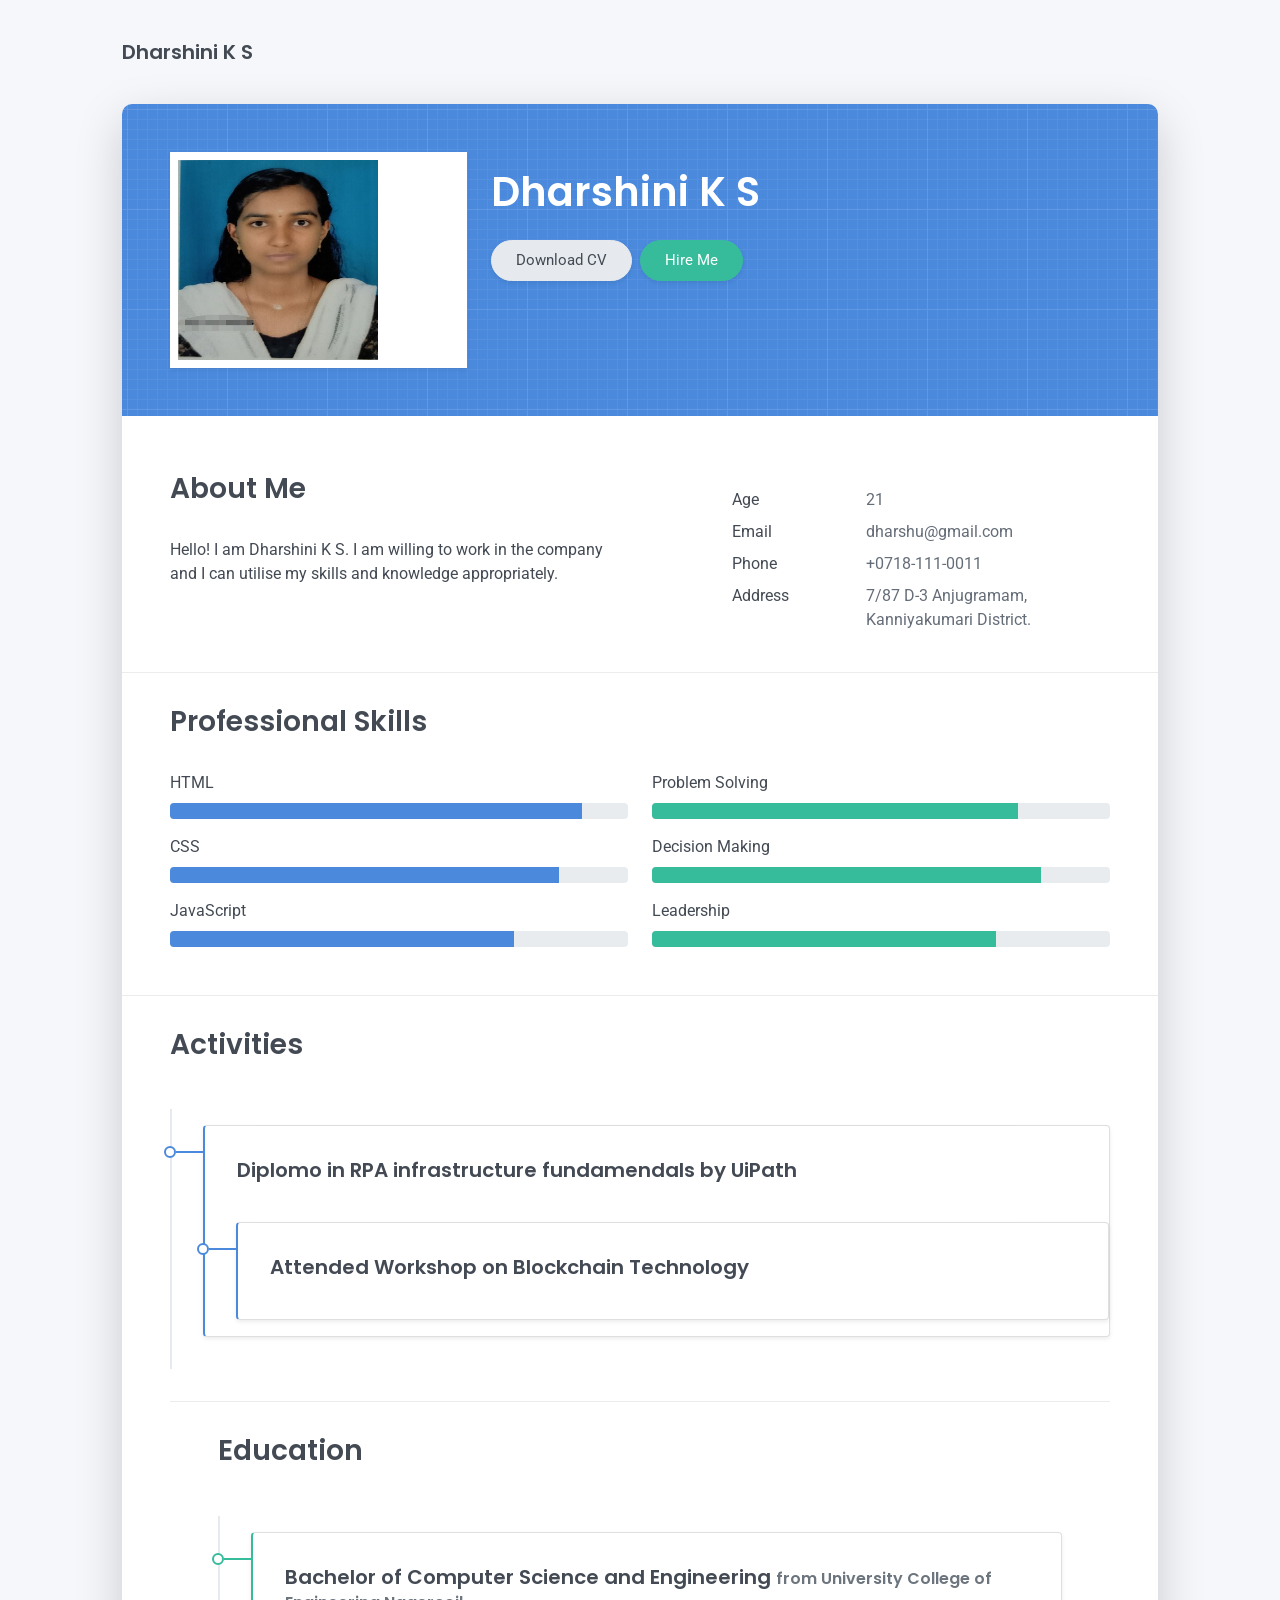
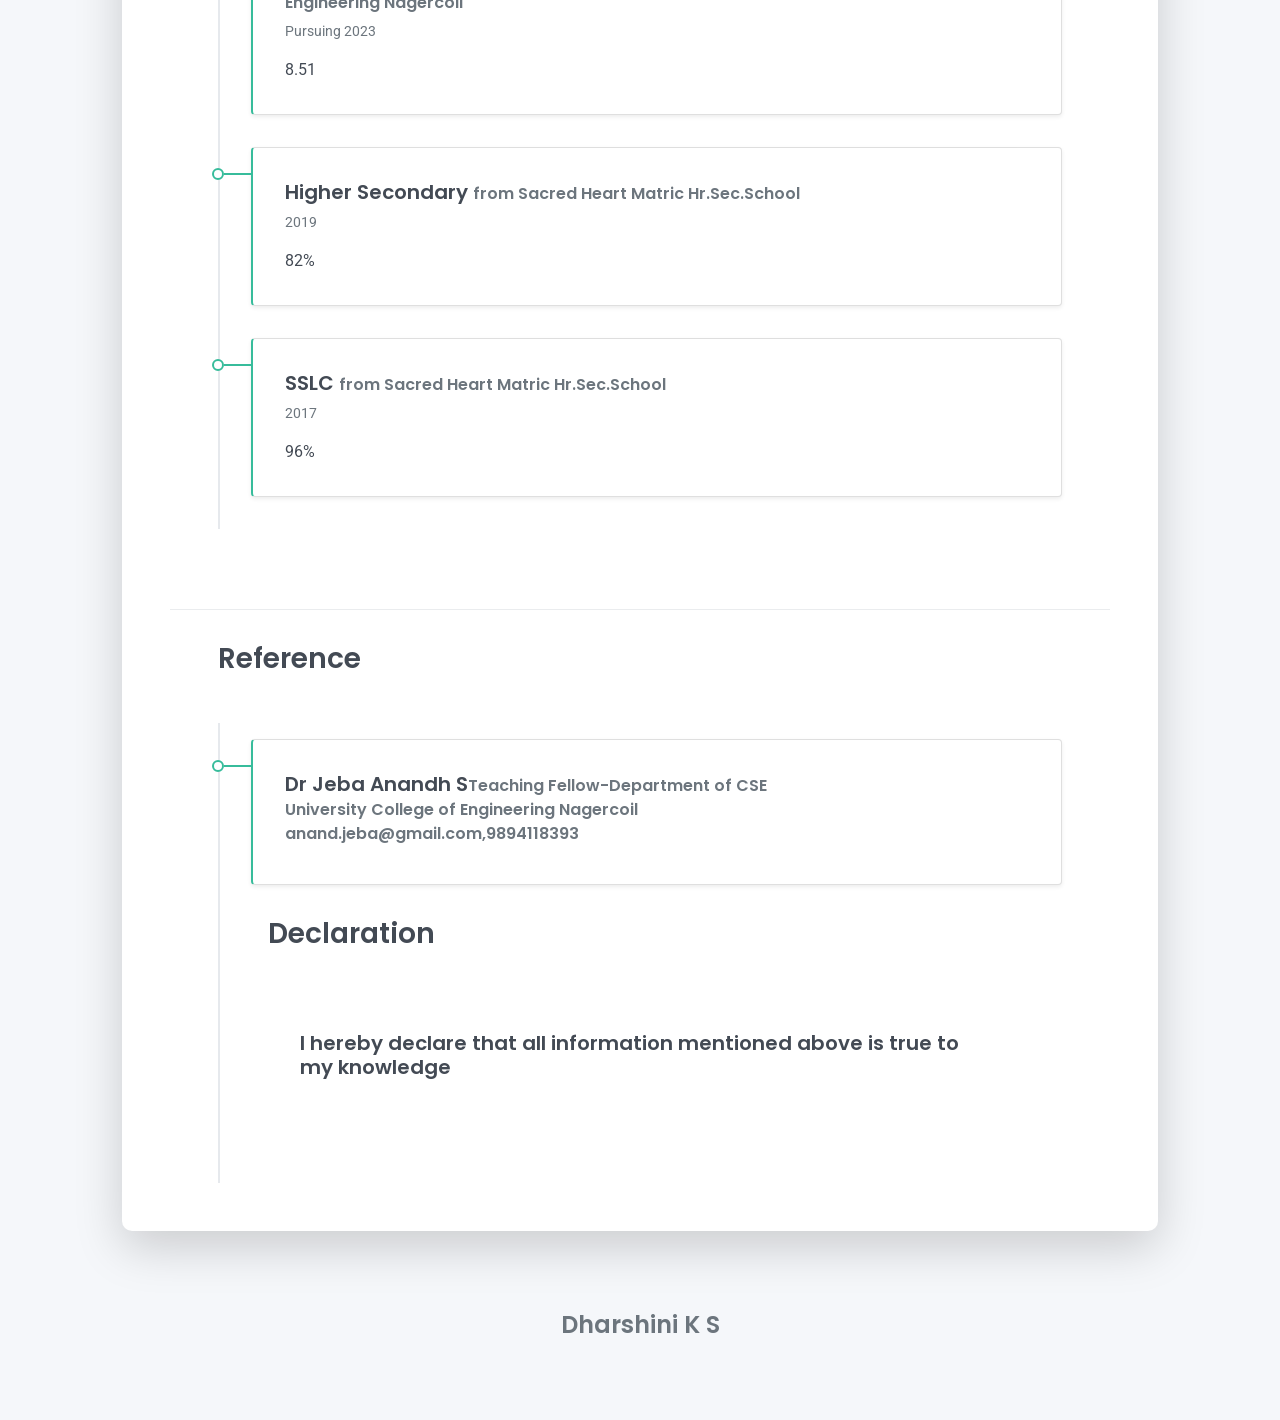
<file: Assessment/M1_lead_Dharshini K S/Assignment 1/index.html>
<!DOCTYPE html>
<html lang="en-US">
  <head>
    <meta charset="UTF-8">
    <meta http-equiv="X-UA-Compatible" content="IE=edge">
    <meta name="viewport" content="width=device-width, initial-scale=1">
    <title>Right Resume</title>
    <link rel="preconnect" href="https://fonts.gstatic.com" crossorigin="crossorigin"/>
    <link rel="preload" as="style" href="https://fonts.googleapis.com/css2?family=Poppins:wght@600&amp;family=Roboto:wght@300;400;500;700&amp;display=swap"/>
    <link rel="stylesheet" href="https://fonts.googleapis.com/css2?family=Poppins:wght@600&amp;family=Roboto:wght@300;400;500;700&amp;display=swap" media="print" onload="this.media='all'"/>
    <noscript>
      <link rel="stylesheet" href="https://fonts.googleapis.com/css2?family=Poppins:wght@600&amp;family=Roboto:wght@300;400;500;700&amp;display=swap"/>
    </noscript>
    <link href="css/font-awesome/css/all.min.css?ver=1.2.0" rel="stylesheet">
    <link href="css/bootstrap.min.css?ver=1.2.0" rel="stylesheet">
    <link href="css/aos.css?ver=1.2.0" rel="stylesheet">
    <link href="css/main.css?ver=1.2.0" rel="stylesheet">
    <noscript>
      <style type="text/css">
        [data-aos] {
            opacity: 1 !important;
            transform: translate(0) scale(1) !important;
        }
      </style>
    </noscript>
  </head>
  <body id="top">
    <header class="d-print-none">
      <div class="container text-center text-lg-left">
        <div class="py-3 clearfix">
          <h1 class="site-title mb-0">Dharshini K S</h1>
          <div class="site-nav">
          </div>
        </div>
      </div>
    </header>
    <div class="page-content">
      <div class="container">
<div class="cover shadow-lg bg-white">
  <div class="cover-bg p-3 p-lg-4 text-white">
    <div class="row">
      <div class="col-lg-4 col-md-5">
        <div class="image hover-effect bg-white shadow-sm p-1"><img src="images/image.jpg" width="200" height="200"/></div>
      </div>
      <div class="col-lg-8 col-md-7 text-center text-md-start">
        <h2 class="h1 mt-2" data-aos="fade-left" data-aos-delay="0">Dharshini K S</h2>
        <div class="d-print-none" data-aos="fade-left" data-aos-delay="200"><a class="btn btn-light text-dark shadow-sm mt-1 me-1" href="right-resume.pdf" target="_blank">Download CV</a><a class="btn btn-success shadow-sm mt-1" href="hire.html">Hire Me</a></div>
      </div>
    </div>
  </div>
  <div class="about-section pt-4 px-3 px-lg-4 mt-1">
    <div class="row">
      <div class="col-md-6">
        <h2 class="h3 mb-3">About Me</h2>
        <p>Hello! I am Dharshini K S. I am willing to work in the company and I can utilise my skills and knowledge appropriately. </p>
      </div>
      <div class="col-md-5 offset-md-1">
        <div class="row mt-2">
          <div class="col-sm-4">
            <div class="pb-1">Age</div>
          </div>
          <div class="col-sm-8">
            <div class="pb-1 text-secondary">21</div>
          </div>
          <div class="col-sm-4">
            <div class="pb-1">Email</div>
          </div>
          <div class="col-sm-8">
            <div class="pb-1 text-secondary">dharshu@gmail.com</div>
          </div>
          <div class="col-sm-4">
            <div class="pb-1">Phone</div>
          </div>
          <div class="col-sm-8">
            <div class="pb-1 text-secondary">+0718-111-0011</div>
          </div>
          <div class="col-sm-4">
            <div class="pb-1">Address</div>
          </div>
          <div class="col-sm-8">
            <div class="pb-1 text-secondary">7/87 D-3 Anjugramam, Kanniyakumari District.</div>
          </div>
        </div>
      </div>
    </div>
  </div>
  <hr class="d-print-none"/>
  <div class="skills-section px-3 px-lg-4">
    <h2 class="h3 mb-3">Professional Skills</h2>
    <div class="row">
      <div class="col-md-6">
        <div class="mb-2"><span>HTML</span>
          <div class="progress my-1">
            <div class="progress-bar bg-primary" role="progressbar" data-aos="zoom-in-right" data-aos-delay="100" data-aos-anchor=".skills-section" style="width: 90%" aria-valuenow="90" aria-valuemin="0" aria-valuemax="100"></div>
          </div>
        </div>
        <div class="mb-2"><span>CSS</span>
          <div class="progress my-1">
            <div class="progress-bar bg-primary" role="progressbar" data-aos="zoom-in-right" data-aos-delay="200" data-aos-anchor=".skills-section" style="width: 85%" aria-valuenow="85" aria-valuemin="0" aria-valuemax="100"></div>
          </div>
        </div>
        <div class="mb-2"><span>JavaScript</span>
          <div class="progress my-1">
            <div class="progress-bar bg-primary" role="progressbar" data-aos="zoom-in-right" data-aos-delay="300" data-aos-anchor=".skills-section" style="width: 75%" aria-valuenow="75" aria-valuemin="0" aria-valuemax="100"></div>
          </div>
        </div>
      </div>
      <div class="col-md-6">
        <div class="mb-2"><span>Problem Solving</span>
          <div class="progress my-1">
            <div class="progress-bar bg-success" role="progressbar" data-aos="zoom-in-right" data-aos-delay="400" data-aos-anchor=".skills-section" style="width: 80%" aria-valuenow="90" aria-valuemin="0" aria-valuemax="100"></div>
          </div>
        </div>
        <div class="mb-2"><span>Decision Making</span>
          <div class="progress my-1">
            <div class="progress-bar bg-success" role="progressbar" data-aos="zoom-in-right" data-aos-delay="500" data-aos-anchor=".skills-section" style="width: 85%" aria-valuenow="85" aria-valuemin="0" aria-valuemax="100"></div>
          </div>
        </div>
        <div class="mb-2"><span>Leadership</span>
          <div class="progress my-1">
            <div class="progress-bar bg-success" role="progressbar" data-aos="zoom-in-right" data-aos-delay="600" data-aos-anchor=".skills-section" style="width: 75%" aria-valuenow="75" aria-valuemin="0" aria-valuemax="100"></div>
          </div>
        </div>
      </div>
    </div>
  </div>
  <hr class="d-print-none"/>
  <div class="work-experience-section px-3 px-lg-4">
    <h2 class="h3 mb-4">Activities</h2>
    <div class="timeline">
      <div class="timeline-card timeline-card-primary card shadow-sm">
        <div class="card-body">
          <div class="h5 mb-1">Diplomo in RPA infrastructure fundamendals by UiPath<span class="text-muted h6">
          </div>
      </div>
      <div class="timeline-card timeline-card-primary card shadow-sm">
        <div class="card-body">
          <div class="h5 mb-1">Attended Workshop on Blockchain Technology<span class="text-muted h6"></div>
        </div>
      </div>
    </div>
  </div>
  <hr class="d-print-none"/>
  <div class="page-break"></div>
  <div class="education-section px-3 px-lg-4 pb-4">
    <h2 class="h3 mb-4">Education</h2>
    <div class="timeline">
      <div class="timeline-card timeline-card-success card shadow-sm">
        <div class="card-body">
          <div class="h5 mb-1">Bachelor of Computer Science and Engineering <span class="text-muted h6">from University College of Engineering Nagercoil</span></div>
          <div class="text-muted text-small mb-2">Pursuing 2023</div>
          <div>8.51</div>
        </div>
      </div>
      <div class="timeline-card timeline-card-success card shadow-sm">
        <div class="card-body">
          <div class="h5 mb-1">Higher Secondary <span class="text-muted h6">from Sacred Heart Matric Hr.Sec.School</span></div>
          <div class="text-muted text-small mb-2">2019</div>
          <div>82%</div>
        </div>
      </div>
      <div class="timeline-card timeline-card-success card shadow-sm">
        <div class="card-body">
          <div class="h5 mb-1">SSLC <span class="text-muted h6">from Sacred Heart Matric Hr.Sec.School</span></div>
          <div class="text-muted text-small mb-2">2017</div>
          <div>96%</div>
        </div>
      </div>
    </div>
  </div>
  <hr class="d-print-none"/>
  <div class="page-break"></div>
  <div class="education-section px-3 px-lg-4 pb-4">
    <h2 class="h3 mb-4">Reference</h2>
    <div class="timeline">
      <div class="timeline-card timeline-card-success card shadow-sm">
        <div class="card-body">
          <div class="h5 mb-1">Dr Jeba Anandh S<span class="text-muted h6">Teaching Fellow-Department of CSE<br>University College of Engineering Nagercoil<br>anand.jeba@gmail.com,9894118393</span></div>
        </div>
      </div>
  
  
    <div class="education-section px-3 px-lg-4 pb-4">
      <h2 class="h3 mb-4">Declaration</h2>
	  <div class="card-body">
		<div class="h5 mb-1">I hereby declare that all information mentioned above is true to my knowledge<span class="text-muted h6"></div>
      </div>
      <div class="col d-none d-print-block">
        <div class="mt-2">
          <div>
            <div class="mb-2">
              <div class="text-dark"><i class="fab fa-twitter mr-1"></i><span>https://twitter.com/templateflip</span>
              </div>
            </div>
            <div class="mb-2">
              <div class="text-dark"><i class="fab fa-facebook mr-1"></i><span>https://www.facebook.com/templateflip</span>
              </div>
            </div>
            <div class="mb-2">
              <div class="text-dark"><i class="fab fa-instagram mr-1"></i><span>https://www.instagram.com/templateflip</span>
              </div>
            </div>
            <div class="mb-2">
              <div class="text-dark"><i class="fab fa-github mr-1"></i><span>https://github.com/templateflip</span>
              </div>
            </div>
          </div>
        </div>
      </div>
    </div>
  </div>
</div></div>
    </div>
    <footer class="pt-4 pb-4 text-muted text-center d-print-none">
      <div class="container">
        <div class="my-3">
          <div class="h4">Dharshini K S</div>
          <div class="footer-nav">
          </div>
        </div>
       
      </div>
    </footer>
    <script src="scripts/bootstrap.bundle.min.js?ver=1.2.0"></script>
    <script src="scripts/aos.js?ver=1.2.0"></script>
    <script src="scripts/main.js?ver=1.2.0"></script>
  </body>
</html>
</file>
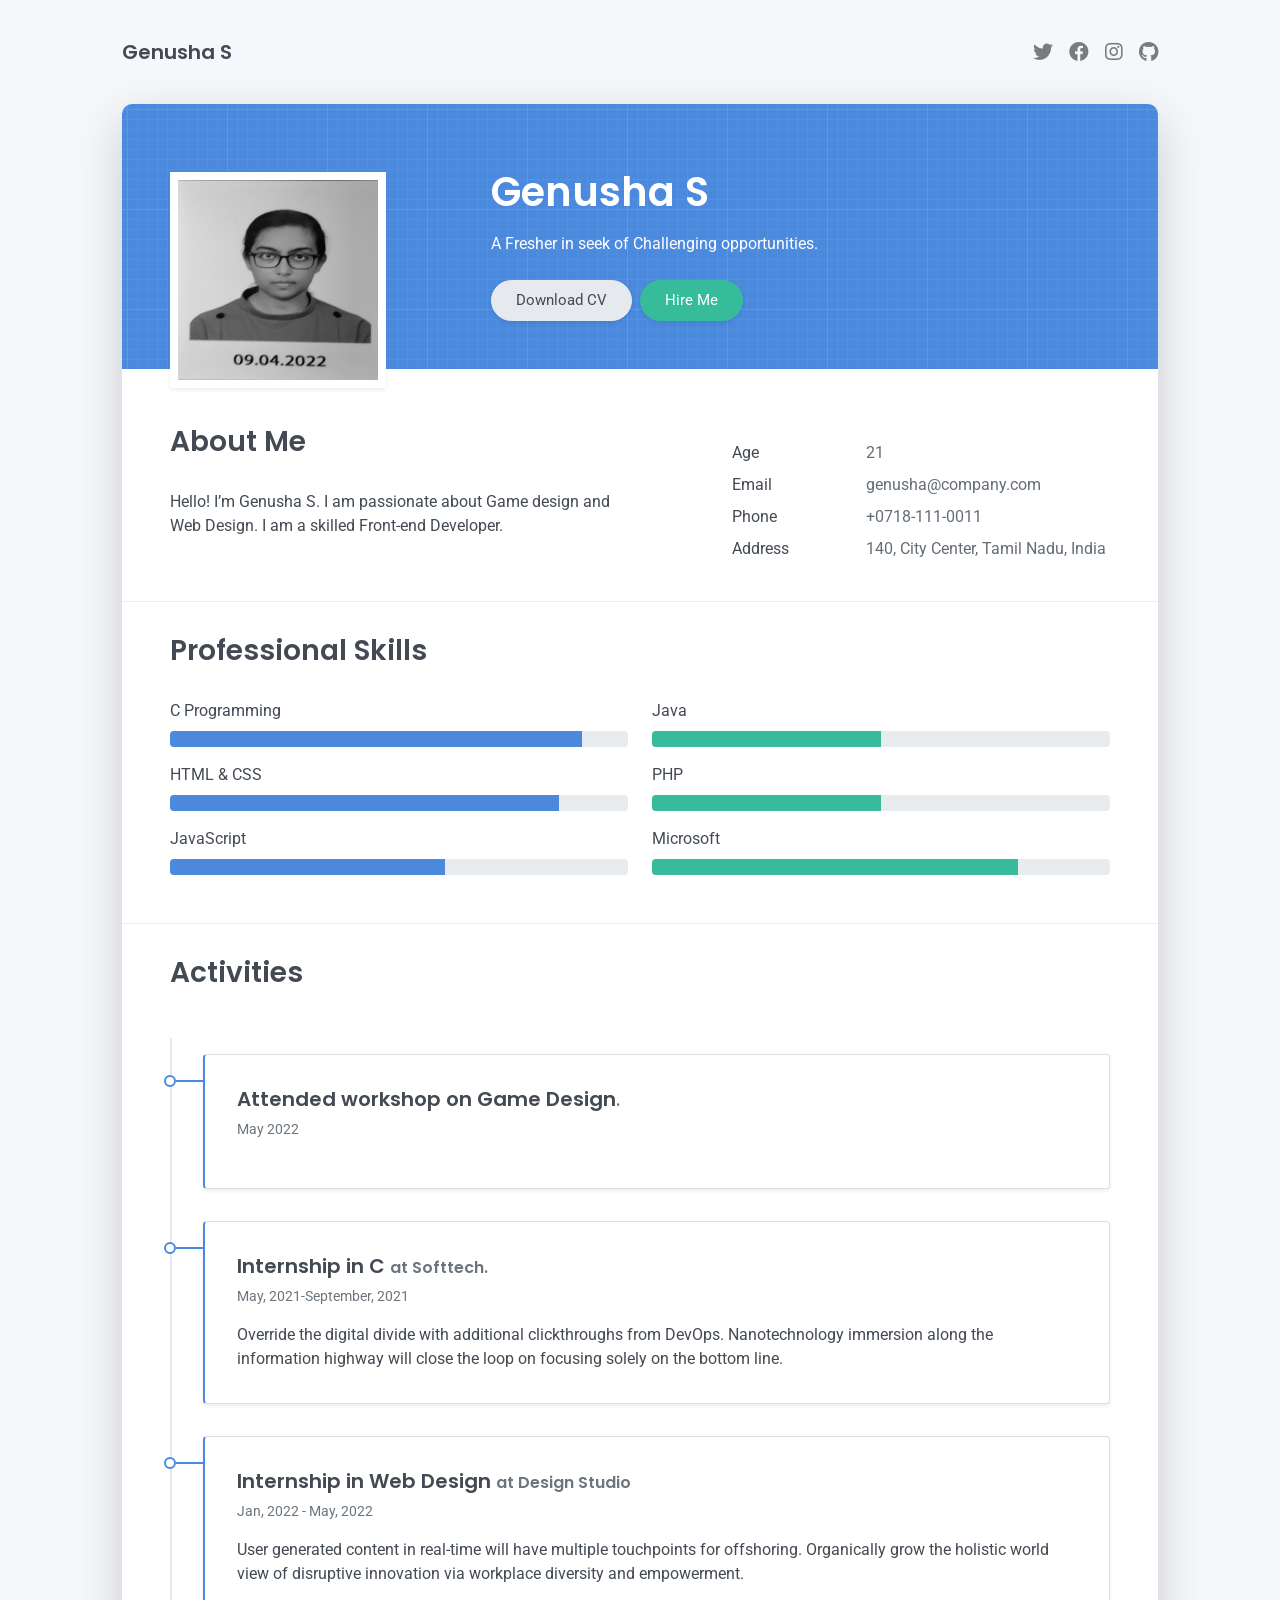
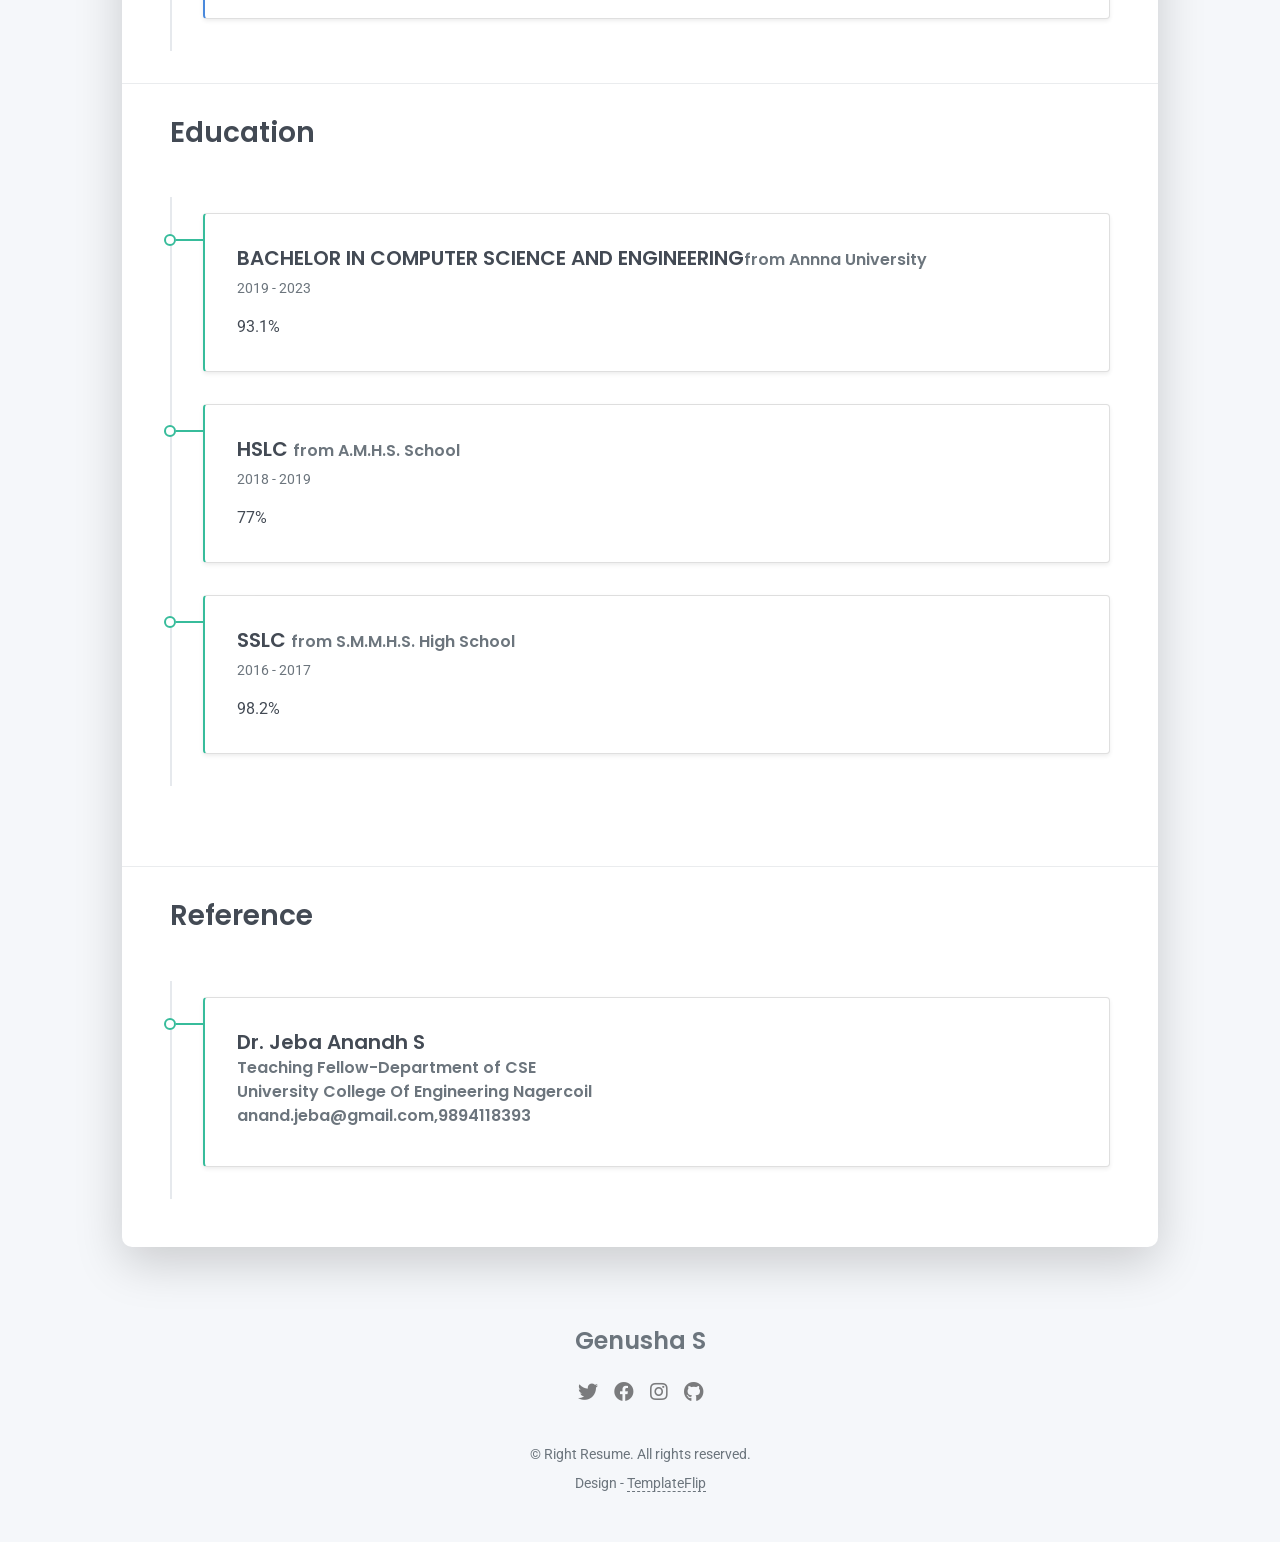
<file: Assessment/M2_lead_Genusha S/Assignment 1/index.html>
<!DOCTYPE html>
<html lang="en-US">
  <head>
    <meta charset="UTF-8">
    <meta http-equiv="X-UA-Compatible" content="IE=edge">
    <meta name="viewport" content="width=device-width, initial-scale=1">
    <title>Right Resume</title>
    <link rel="preconnect" href="https://fonts.gstatic.com" crossorigin="crossorigin"/>
    <link rel="preload" as="style" href="https://fonts.googleapis.com/css2?family=Poppins:wght@600&amp;family=Roboto:wght@300;400;500;700&amp;display=swap"/>
    <link rel="stylesheet" href="https://fonts.googleapis.com/css2?family=Poppins:wght@600&amp;family=Roboto:wght@300;400;500;700&amp;display=swap" media="print" onload="this.media='all'"/>
    <noscript>
      <link rel="stylesheet" href="https://fonts.googleapis.com/css2?family=Poppins:wght@600&amp;family=Roboto:wght@300;400;500;700&amp;display=swap"/>
    </noscript>
    <link href="css/font-awesome/css/all.min.css?ver=1.2.0" rel="stylesheet">
    <link href="css/bootstrap.min.css?ver=1.2.0" rel="stylesheet">
    <link href="css/aos.css?ver=1.2.0" rel="stylesheet">
    <link href="css/main.css?ver=1.2.0" rel="stylesheet">
    <noscript>
      <style type="text/css">
        [data-aos] {
            opacity: 1 !important;
            transform: translate(0) scale(1) !important;
        }
      </style>
    </noscript>
  </head>
  <body id="top">
    <header class="d-print-none">
      <div class="container text-center text-lg-left">
        <div class="py-3 clearfix">
          <h1 class="site-title mb-0">Genusha S</h1>
          <div class="site-nav">
            <nav role="navigation">
              <ul class="nav justify-content-center">
                <li class="nav-item"><a class="nav-link" href="https://twitter.com/templateflip" title="Twitter"><i class="fab fa-twitter"></i><span class="menu-title sr-only">Twitter</span></a>
                </li>
                <li class="nav-item"><a class="nav-link" href="https://www.facebook.com/templateflip" title="Facebook"><i class="fab fa-facebook"></i><span class="menu-title sr-only">Facebook</span></a>
                </li>
                <li class="nav-item"><a class="nav-link" href="https://www.instagram.com/templateflip" title="Instagram"><i class="fab fa-instagram"></i><span class="menu-title sr-only">Instagram</span></a>
                </li>
                <li class="nav-item"><a class="nav-link" href="https://github.com/templateflip" title="Github"><i class="fab fa-github"></i><span class="menu-title sr-only">Github</span></a>
                </li>
              </ul>
            </nav>
          </div>
        </div>
      </div>
    </header>
    <div class="page-content">
      <div class="container">
<div class="cover shadow-lg bg-white">
  <div class="cover-bg p-3 p-lg-4 text-white">
    <div class="row">
      <div class="col-lg-4 col-md-5">
        <div class="avatar hover-effect bg-white shadow-sm p-1"><img src="assi img.jpg" width="200" height="200"/></div>
      </div>
      <div class="col-lg-8 col-md-7 text-center text-md-start">
        <h2 class="h1 mt-2" data-aos="fade-left" data-aos-delay="0">Genusha S</h2>
        <p data-aos="fade-left" data-aos-delay="100">A Fresher in seek of Challenging opportunities.</p>
        <div class="d-print-none" data-aos="fade-left" data-aos-delay="200"><a class="btn btn-light text-dark shadow-sm mt-1 me-1" href="right-resume.pdf" target="_blank">Download CV</a><a class="btn btn-success shadow-sm mt-1" href="hire.html">Hire Me</a></div>
      </div>
    </div>
  </div>
  <div class="about-section pt-4 px-3 px-lg-4 mt-1">
    <div class="row">
      <div class="col-md-6">
        <h2 class="h3 mb-3">About Me</h2>
        <p>Hello! I’m Genusha S. I am passionate about Game design and Web Design. I am a skilled Front-end Developer.</p>
      </div>
      <div class="col-md-5 offset-md-1">
        <div class="row mt-2">
          <div class="col-sm-4">
            <div class="pb-1">Age</div>
          </div>
          <div class="col-sm-8">
            <div class="pb-1 text-secondary">21</div>
          </div>
          <div class="col-sm-4">
            <div class="pb-1">Email</div>
          </div>
          <div class="col-sm-8">
            <div class="pb-1 text-secondary">genusha@company.com</div>
          </div>
          <div class="col-sm-4">
            <div class="pb-1">Phone</div>
          </div>
          <div class="col-sm-8">
            <div class="pb-1 text-secondary">+0718-111-0011</div>
          </div>
          <div class="col-sm-4">
            <div class="pb-1">Address</div>
          </div>
          <div class="col-sm-8">
            <div class="pb-1 text-secondary">140, City Center, Tamil Nadu, India</div>
          </div>
        </div>
      </div>
    </div>
  </div>
  <hr class="d-print-none"/>
  <div class="skills-section px-3 px-lg-4">
    <h2 class="h3 mb-3">Professional Skills</h2>
    <div class="row">
      <div class="col-md-6">
        <div class="mb-2"><span>C Programming</span>
          <div class="progress my-1">
            <div class="progress-bar bg-primary" role="progressbar" data-aos="zoom-in-right" data-aos-delay="100" data-aos-anchor=".skills-section" style="width: 90%" aria-valuenow="90" aria-valuemin="0" aria-valuemax="100"></div>
          </div>
        </div>
        <div class="mb-2"><span>HTML & CSS</span>
          <div class="progress my-1">
            <div class="progress-bar bg-primary" role="progressbar" data-aos="zoom-in-right" data-aos-delay="200" data-aos-anchor=".skills-section" style="width: 85%" aria-valuenow="85" aria-valuemin="0" aria-valuemax="100"></div>
          </div>
        </div>
        <div class="mb-2"><span>JavaScript</span>
          <div class="progress my-1">
            <div class="progress-bar bg-primary" role="progressbar" data-aos="zoom-in-right" data-aos-delay="300" data-aos-anchor=".skills-section" style="width: 60%" aria-valuenow="75" aria-valuemin="0" aria-valuemax="100"></div>
          </div>
        </div>
      </div>
      <div class="col-md-6">
        <div class="mb-2"><span>Java</span>
          <div class="progress my-1">
            <div class="progress-bar bg-success" role="progressbar" data-aos="zoom-in-right" data-aos-delay="400" data-aos-anchor=".skills-section" style="width: 50%" aria-valuenow="90" aria-valuemin="0" aria-valuemax="100"></div>
          </div>
        </div>
        <div class="mb-2"><span>PHP</span>
          <div class="progress my-1">
            <div class="progress-bar bg-success" role="progressbar" data-aos="zoom-in-right" data-aos-delay="500" data-aos-anchor=".skills-section" style="width: 50%" aria-valuenow="85" aria-valuemin="0" aria-valuemax="100"></div>
          </div>
        </div>
        <div class="mb-2"><span>Microsoft</span>
          <div class="progress my-1">
            <div class="progress-bar bg-success" role="progressbar" data-aos="zoom-in-right" data-aos-delay="600" data-aos-anchor=".skills-section" style="width: 80%" aria-valuenow="75" aria-valuemin="0" aria-valuemax="100"></div>
          </div>
        </div>
      </div>
    </div>
  </div>
  <hr class="d-print-none"/>
  <div class="work-experience-section px-3 px-lg-4">
    <h2 class="h3 mb-4">Activities</h2>
    <div class="timeline">
      <div class="timeline-card timeline-card-primary card shadow-sm">
        <div class="card-body">
          <div class="h5 mb-1">Attended workshop on Game Design<span class="text-muted h6">.</span></div>
          <div class="text-muted text-small mb-2">May 2022</div>
        </div>
      </div>
      <div class="timeline-card timeline-card-primary card shadow-sm">
        <div class="card-body">
          <div class="h5 mb-1">Internship in C <span class="text-muted h6">at Softtech.</span></div>
          <div class="text-muted text-small mb-2">May, 2021-September, 2021</div>
          <div>Override the digital divide with additional clickthroughs from DevOps. Nanotechnology immersion along the information highway will close the loop on focusing solely on the bottom line.</div>
        </div>
      </div>
      <div class="timeline-card timeline-card-primary card shadow-sm">
        <div class="card-body">
          <div class="h5 mb-1">Internship in Web Design <span class="text-muted h6">at Design Studio</span></div>
          <div class="text-muted text-small mb-2">Jan, 2022 - May, 2022</div>
          <div>User generated content in real-time will have multiple touchpoints for offshoring. Organically grow the holistic world view of disruptive innovation via workplace diversity and empowerment.</div>
        </div>
      </div>
    </div>
  </div>
  <hr class="d-print-none"/>
  <div class="page-break"></div>
  <div class="education-section px-3 px-lg-4 pb-4">
    <h2 class="h3 mb-4">Education</h2>
    <div class="timeline">
      <div class="timeline-card timeline-card-success card shadow-sm">
        <div class="card-body">
          <div class="h5 mb-1">BACHELOR IN COMPUTER SCIENCE AND ENGINEERING<span class="text-muted h6">from Annna University</span></div>
          <div class="text-muted text-small mb-2">2019 - 2023</div>
          <div>93.1%</div>
        </div>
      </div>
      <div class="timeline-card timeline-card-success card shadow-sm">
        <div class="card-body">
          <div class="h5 mb-1">HSLC <span class="text-muted h6">from A.M.H.S. School</span></div>
          <div class="text-muted text-small mb-2">2018 - 2019</div>
          <div>77%</div>
        </div>
      </div>
      <div class="timeline-card timeline-card-success card shadow-sm">
        <div class="card-body">
          <div class="h5 mb-1">SSLC <span class="text-muted h6">from S.M.M.H.S. High School</span></div>
          <div class="text-muted text-small mb-2">2016 - 2017</div>
          <div>98.2%</div>
        </div>
      </div>
    </div>
  </div>

  <hr class="d-print-none"/>
  <div class="page-break"></div>
  <div class="education-section px-3 px-lg-4 pb-4">
    <h2 class="h3 mb-4">Reference</h2>
    <div class="timeline">
      <div class="timeline-card timeline-card-success card shadow-sm">
        <div class="card-body">
          <div class="h5 mb-1">Dr. Jeba Anandh S</br><span class="text-muted h6">Teaching Fellow-Department of CSE</br>University College Of Engineering Nagercoil</br>
          anand.jeba@gmail.com,9894118393</span></div>
        </div>
      </div>
    </div>
  </div>

    </div>
  </div>
</div></div>
    </div>
    <footer class="pt-4 pb-4 text-muted text-center d-print-none">
      <div class="container">
        <div class="my-3">
          <div class="h4">Genusha S</div>
          <div class="footer-nav">
            <nav role="navigation">
              <ul class="nav justify-content-center">
                <li class="nav-item"><a class="nav-link" href="https://twitter.com/templateflip" title="Twitter"><i class="fab fa-twitter"></i><span class="menu-title sr-only">Twitter</span></a>
                </li>
                <li class="nav-item"><a class="nav-link" href="https://www.facebook.com/templateflip" title="Facebook"><i class="fab fa-facebook"></i><span class="menu-title sr-only">Facebook</span></a>
                </li>
                <li class="nav-item"><a class="nav-link" href="https://www.instagram.com/templateflip" title="Instagram"><i class="fab fa-instagram"></i><span class="menu-title sr-only">Instagram</span></a>
                </li>
                <li class="nav-item"><a class="nav-link" href="https://github.com/templateflip" title="Github"><i class="fab fa-github"></i><span class="menu-title sr-only">Github</span></a>
                </li>
              </ul>
            </nav>
          </div>
        </div>
        <div class="text-small">
          <div class="mb-1">&copy; Right Resume. All rights reserved.</div>
          <div>Design - <a href="https://templateflip.com/" target="_blank">TemplateFlip</a></div>
        </div>
      </div>
    </footer>
    <script src="scripts/bootstrap.bundle.min.js?ver=1.2.0"></script>
    <script src="scripts/aos.js?ver=1.2.0"></script>
    <script src="scripts/main.js?ver=1.2.0"></script>
  </body>
</html>
</file>
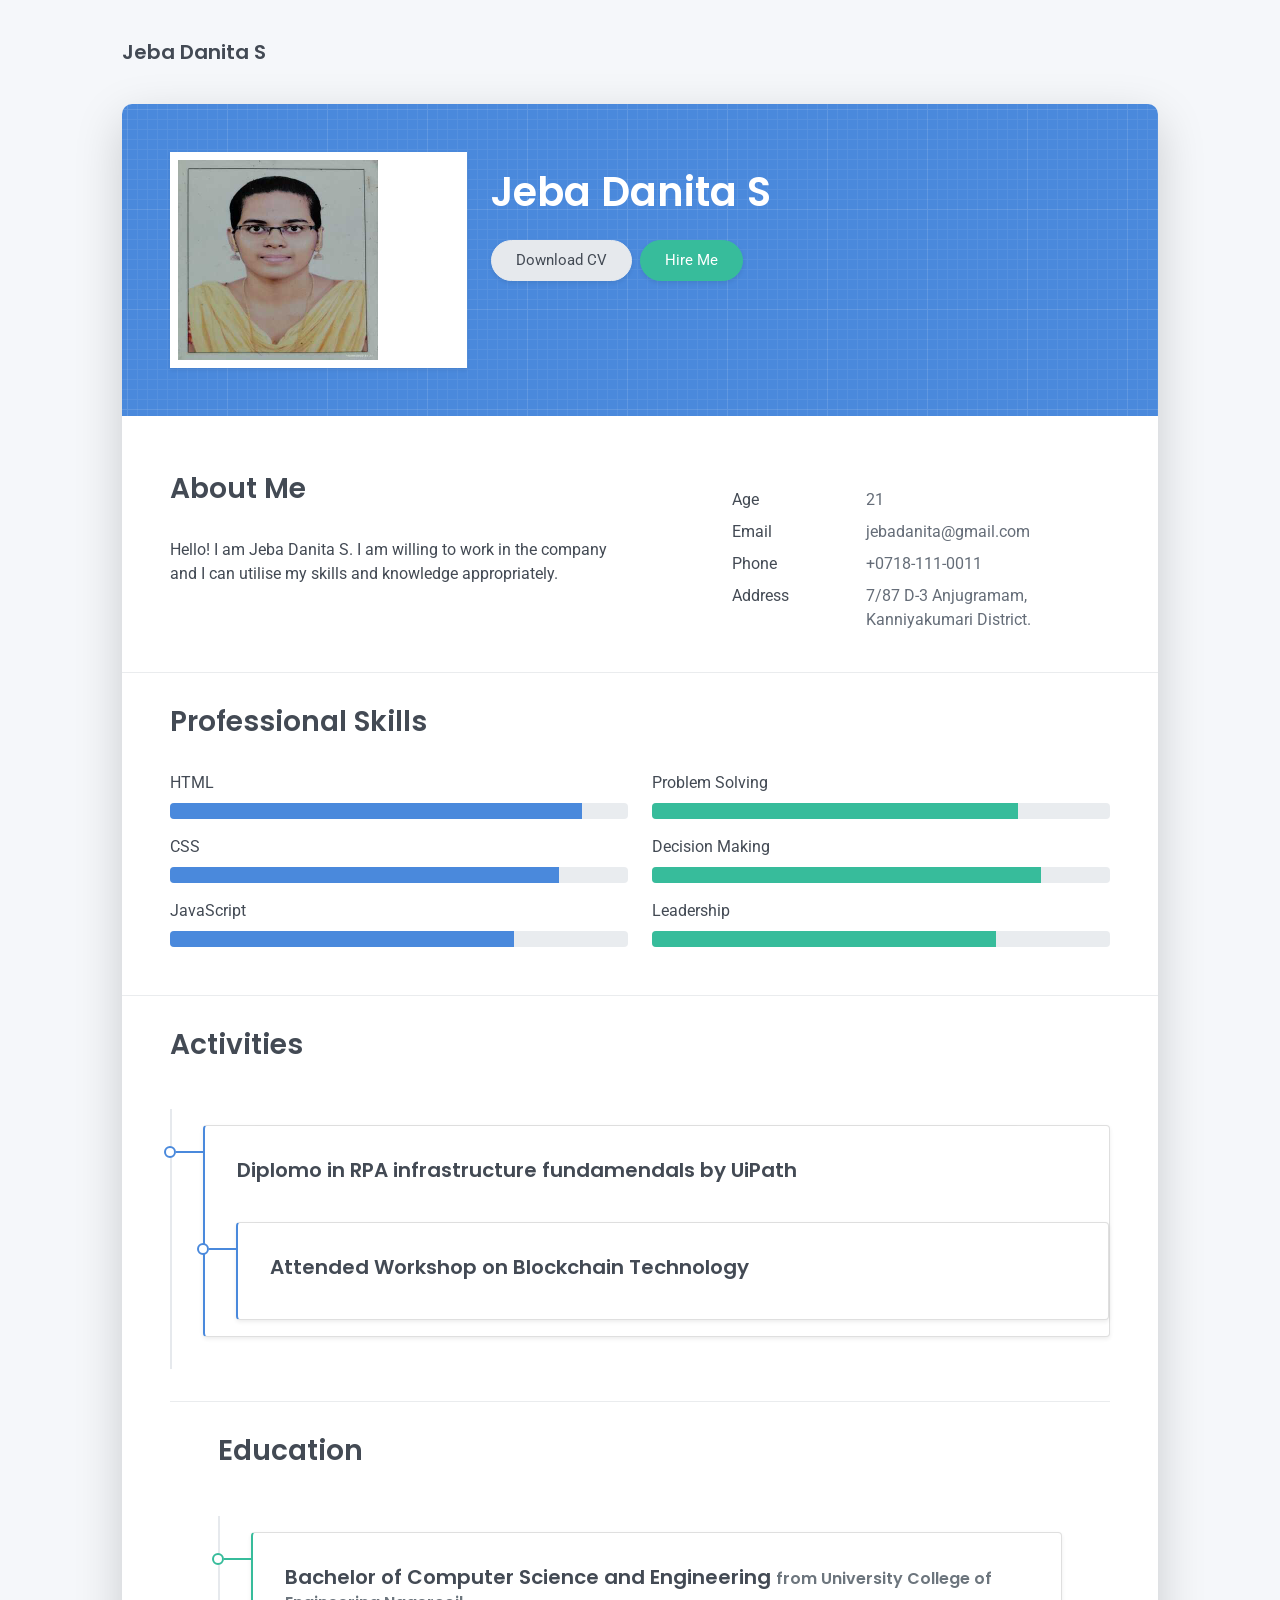
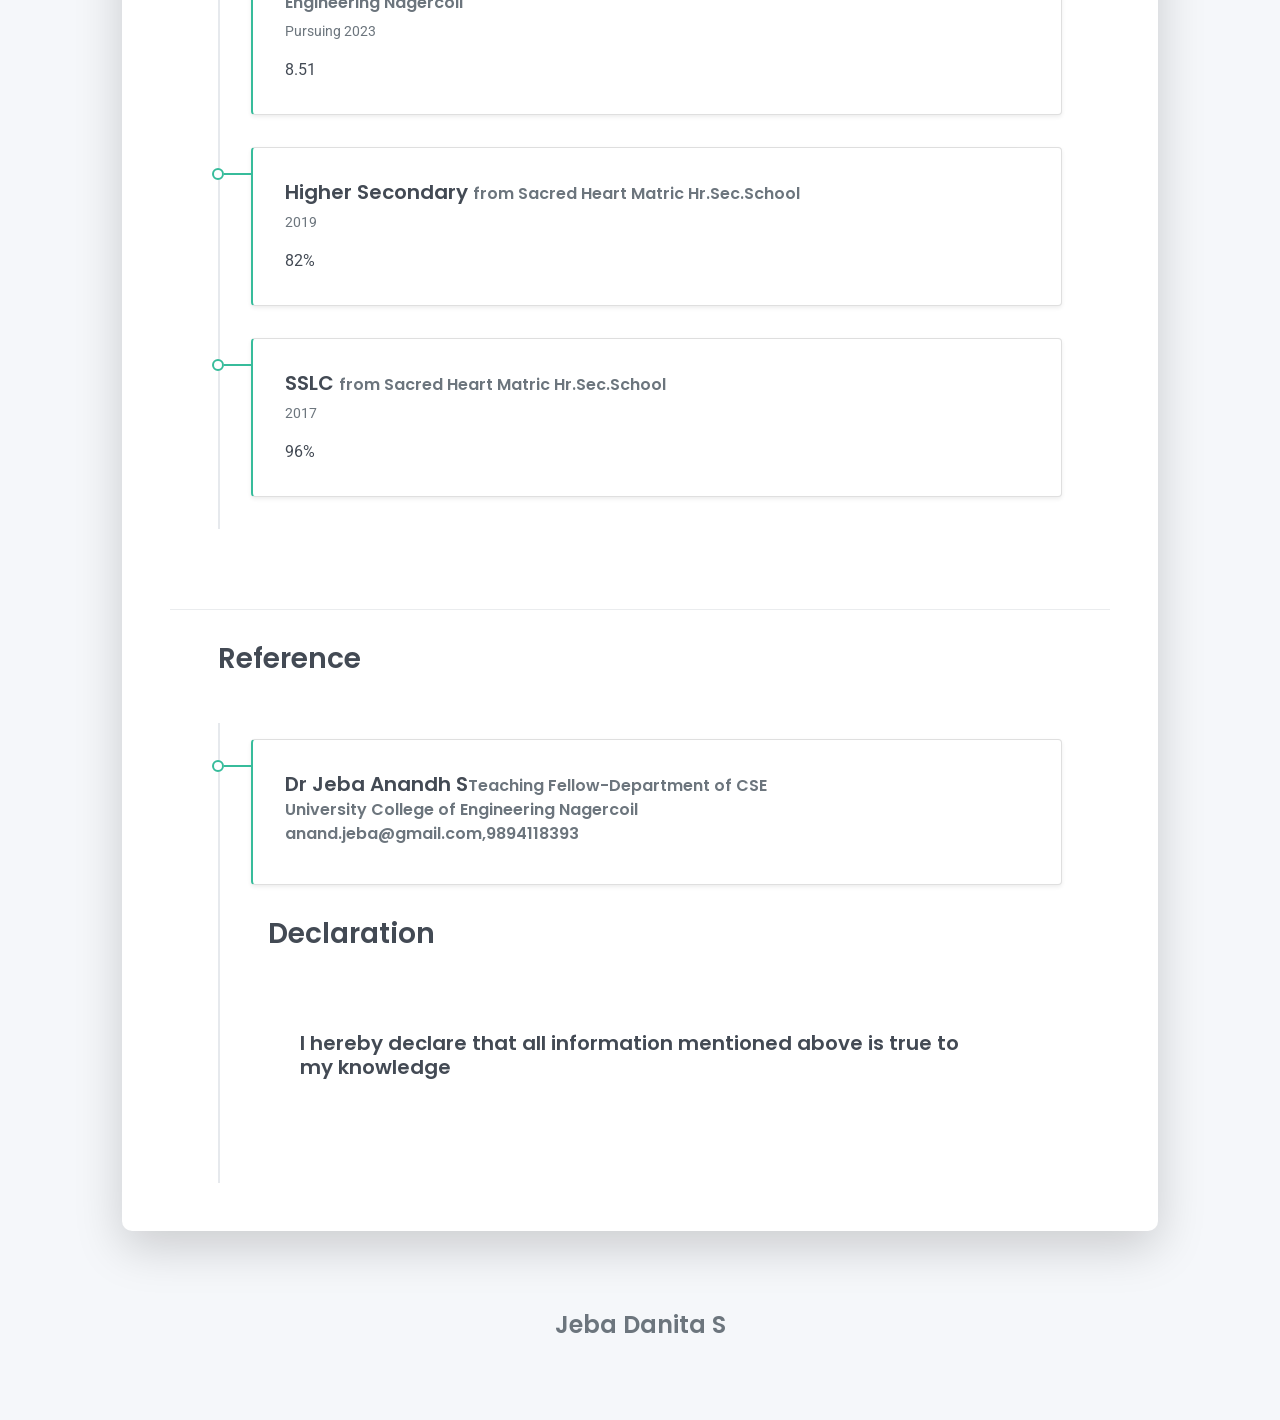
<file: Assessment/M3_lead_Jeba Danita S/Assignment 1/index.html>
<!DOCTYPE html>
<html lang="en-US">
  <head>
    <meta charset="UTF-8">
    <meta http-equiv="X-UA-Compatible" content="IE=edge">
    <meta name="viewport" content="width=device-width, initial-scale=1">
    <title>Right Resume</title>
    <link rel="preconnect" href="https://fonts.gstatic.com" crossorigin="crossorigin"/>
    <link rel="preload" as="style" href="https://fonts.googleapis.com/css2?family=Poppins:wght@600&amp;family=Roboto:wght@300;400;500;700&amp;display=swap"/>
    <link rel="stylesheet" href="https://fonts.googleapis.com/css2?family=Poppins:wght@600&amp;family=Roboto:wght@300;400;500;700&amp;display=swap" media="print" onload="this.media='all'"/>
    <noscript>
      <link rel="stylesheet" href="https://fonts.googleapis.com/css2?family=Poppins:wght@600&amp;family=Roboto:wght@300;400;500;700&amp;display=swap"/>
    </noscript>
    <link href="css/font-awesome/css/all.min.css?ver=1.2.0" rel="stylesheet">
    <link href="css/bootstrap.min.css?ver=1.2.0" rel="stylesheet">
    <link href="css/aos.css?ver=1.2.0" rel="stylesheet">
    <link href="css/main.css?ver=1.2.0" rel="stylesheet">
    <noscript>
      <style type="text/css">
        [data-aos] {
            opacity: 1 !important;
            transform: translate(0) scale(1) !important;
        }
      </style>
    </noscript>
  </head>
  <body id="top">
    <header class="d-print-none">
      <div class="container text-center text-lg-left">
        <div class="py-3 clearfix">
          <h1 class="site-title mb-0">Jeba Danita S</h1>
          <div class="site-nav">
          </div>
        </div>
      </div>
    </header>
    <div class="page-content">
      <div class="container">
<div class="cover shadow-lg bg-white">
  <div class="cover-bg p-3 p-lg-4 text-white">
    <div class="row">
      <div class="col-lg-4 col-md-5">
        <div class="image hover-effect bg-white shadow-sm p-1"><img src="images/image.jpeg" width="200" height="200"/></div>
      </div>
      <div class="col-lg-8 col-md-7 text-center text-md-start">
        <h2 class="h1 mt-2" data-aos="fade-left" data-aos-delay="0">Jeba Danita S</h2>
        <div class="d-print-none" data-aos="fade-left" data-aos-delay="200"><a class="btn btn-light text-dark shadow-sm mt-1 me-1" href="right-resume.pdf" target="_blank">Download CV</a><a class="btn btn-success shadow-sm mt-1" href="hire.html">Hire Me</a></div>
      </div>
    </div>
  </div>
  <div class="about-section pt-4 px-3 px-lg-4 mt-1">
    <div class="row">
      <div class="col-md-6">
        <h2 class="h3 mb-3">About Me</h2>
        <p>Hello! I am Jeba Danita S. I am willing to work in the company and I can utilise my skills and knowledge appropriately. </p>
      </div>
      <div class="col-md-5 offset-md-1">
        <div class="row mt-2">
          <div class="col-sm-4">
            <div class="pb-1">Age</div>
          </div>
          <div class="col-sm-8">
            <div class="pb-1 text-secondary">21</div>
          </div>
          <div class="col-sm-4">
            <div class="pb-1">Email</div>
          </div>
          <div class="col-sm-8">
            <div class="pb-1 text-secondary">jebadanita@gmail.com</div>
          </div>
          <div class="col-sm-4">
            <div class="pb-1">Phone</div>
          </div>
          <div class="col-sm-8">
            <div class="pb-1 text-secondary">+0718-111-0011</div>
          </div>
          <div class="col-sm-4">
            <div class="pb-1">Address</div>
          </div>
          <div class="col-sm-8">
            <div class="pb-1 text-secondary">7/87 D-3 Anjugramam, Kanniyakumari District.</div>
          </div>
        </div>
      </div>
    </div>
  </div>
  <hr class="d-print-none"/>
  <div class="skills-section px-3 px-lg-4">
    <h2 class="h3 mb-3">Professional Skills</h2>
    <div class="row">
      <div class="col-md-6">
        <div class="mb-2"><span>HTML</span>
          <div class="progress my-1">
            <div class="progress-bar bg-primary" role="progressbar" data-aos="zoom-in-right" data-aos-delay="100" data-aos-anchor=".skills-section" style="width: 90%" aria-valuenow="90" aria-valuemin="0" aria-valuemax="100"></div>
          </div>
        </div>
        <div class="mb-2"><span>CSS</span>
          <div class="progress my-1">
            <div class="progress-bar bg-primary" role="progressbar" data-aos="zoom-in-right" data-aos-delay="200" data-aos-anchor=".skills-section" style="width: 85%" aria-valuenow="85" aria-valuemin="0" aria-valuemax="100"></div>
          </div>
        </div>
        <div class="mb-2"><span>JavaScript</span>
          <div class="progress my-1">
            <div class="progress-bar bg-primary" role="progressbar" data-aos="zoom-in-right" data-aos-delay="300" data-aos-anchor=".skills-section" style="width: 75%" aria-valuenow="75" aria-valuemin="0" aria-valuemax="100"></div>
          </div>
        </div>
      </div>
      <div class="col-md-6">
        <div class="mb-2"><span>Problem Solving</span>
          <div class="progress my-1">
            <div class="progress-bar bg-success" role="progressbar" data-aos="zoom-in-right" data-aos-delay="400" data-aos-anchor=".skills-section" style="width: 80%" aria-valuenow="90" aria-valuemin="0" aria-valuemax="100"></div>
          </div>
        </div>
        <div class="mb-2"><span>Decision Making</span>
          <div class="progress my-1">
            <div class="progress-bar bg-success" role="progressbar" data-aos="zoom-in-right" data-aos-delay="500" data-aos-anchor=".skills-section" style="width: 85%" aria-valuenow="85" aria-valuemin="0" aria-valuemax="100"></div>
          </div>
        </div>
        <div class="mb-2"><span>Leadership</span>
          <div class="progress my-1">
            <div class="progress-bar bg-success" role="progressbar" data-aos="zoom-in-right" data-aos-delay="600" data-aos-anchor=".skills-section" style="width: 75%" aria-valuenow="75" aria-valuemin="0" aria-valuemax="100"></div>
          </div>
        </div>
      </div>
    </div>
  </div>
  <hr class="d-print-none"/>
  <div class="work-experience-section px-3 px-lg-4">
    <h2 class="h3 mb-4">Activities</h2>
    <div class="timeline">
      <div class="timeline-card timeline-card-primary card shadow-sm">
        <div class="card-body">
          <div class="h5 mb-1">Diplomo in RPA infrastructure fundamendals by UiPath<span class="text-muted h6">
          </div>
      </div>
      <div class="timeline-card timeline-card-primary card shadow-sm">
        <div class="card-body">
          <div class="h5 mb-1">Attended Workshop on Blockchain Technology<span class="text-muted h6"></div>
        </div>
      </div>
    </div>
  </div>
  <hr class="d-print-none"/>
  <div class="page-break"></div>
  <div class="education-section px-3 px-lg-4 pb-4">
    <h2 class="h3 mb-4">Education</h2>
    <div class="timeline">
      <div class="timeline-card timeline-card-success card shadow-sm">
        <div class="card-body">
          <div class="h5 mb-1">Bachelor of Computer Science and Engineering <span class="text-muted h6">from University College of Engineering Nagercoil</span></div>
          <div class="text-muted text-small mb-2">Pursuing 2023</div>
          <div>8.51</div>
        </div>
      </div>
      <div class="timeline-card timeline-card-success card shadow-sm">
        <div class="card-body">
          <div class="h5 mb-1">Higher Secondary <span class="text-muted h6">from Sacred Heart Matric Hr.Sec.School</span></div>
          <div class="text-muted text-small mb-2">2019</div>
          <div>82%</div>
        </div>
      </div>
      <div class="timeline-card timeline-card-success card shadow-sm">
        <div class="card-body">
          <div class="h5 mb-1">SSLC <span class="text-muted h6">from Sacred Heart Matric Hr.Sec.School</span></div>
          <div class="text-muted text-small mb-2">2017</div>
          <div>96%</div>
        </div>
      </div>
    </div>
  </div>
  <hr class="d-print-none"/>
  <div class="page-break"></div>
  <div class="education-section px-3 px-lg-4 pb-4">
    <h2 class="h3 mb-4">Reference</h2>
    <div class="timeline">
      <div class="timeline-card timeline-card-success card shadow-sm">
        <div class="card-body">
          <div class="h5 mb-1">Dr Jeba Anandh S<span class="text-muted h6">Teaching Fellow-Department of CSE<br>University College of Engineering Nagercoil<br>anand.jeba@gmail.com,9894118393</span></div>
        </div>
      </div>
  
  
    <div class="education-section px-3 px-lg-4 pb-4">
      <h2 class="h3 mb-4">Declaration</h2>
	  <div class="card-body">
		<div class="h5 mb-1">I hereby declare that all information mentioned above is true to my knowledge<span class="text-muted h6"></div>
      </div>
      <div class="col d-none d-print-block">
        <div class="mt-2">
          <div>
            <div class="mb-2">
              <div class="text-dark"><i class="fab fa-twitter mr-1"></i><span>https://twitter.com/templateflip</span>
              </div>
            </div>
            <div class="mb-2">
              <div class="text-dark"><i class="fab fa-facebook mr-1"></i><span>https://www.facebook.com/templateflip</span>
              </div>
            </div>
            <div class="mb-2">
              <div class="text-dark"><i class="fab fa-instagram mr-1"></i><span>https://www.instagram.com/templateflip</span>
              </div>
            </div>
            <div class="mb-2">
              <div class="text-dark"><i class="fab fa-github mr-1"></i><span>https://github.com/templateflip</span>
              </div>
            </div>
          </div>
        </div>
      </div>
    </div>
  </div>
</div></div>
    </div>
    <footer class="pt-4 pb-4 text-muted text-center d-print-none">
      <div class="container">
        <div class="my-3">
          <div class="h4">Jeba Danita S</div>
          <div class="footer-nav">
          </div>
        </div>
       
      </div>
    </footer>
    <script src="scripts/bootstrap.bundle.min.js?ver=1.2.0"></script>
    <script src="scripts/aos.js?ver=1.2.0"></script>
    <script src="scripts/main.js?ver=1.2.0"></script>
  </body>
</html>
</file>
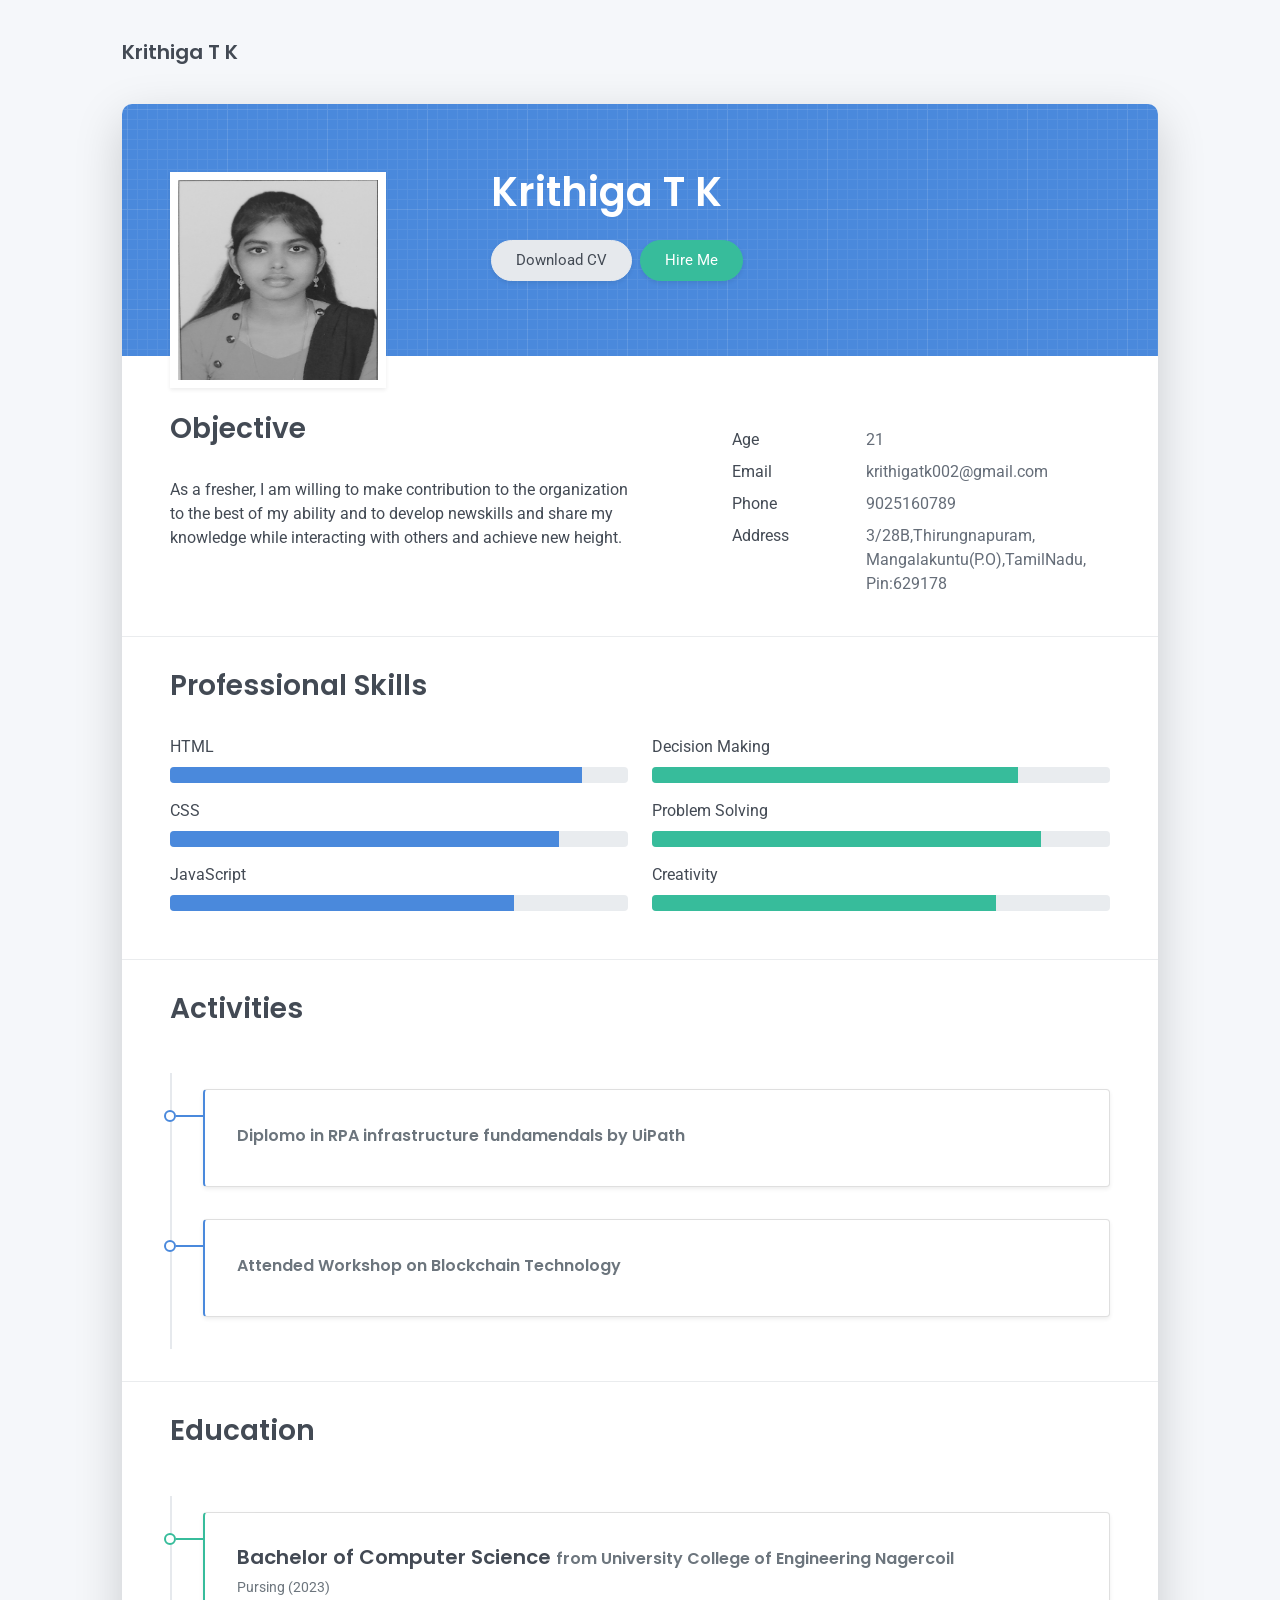
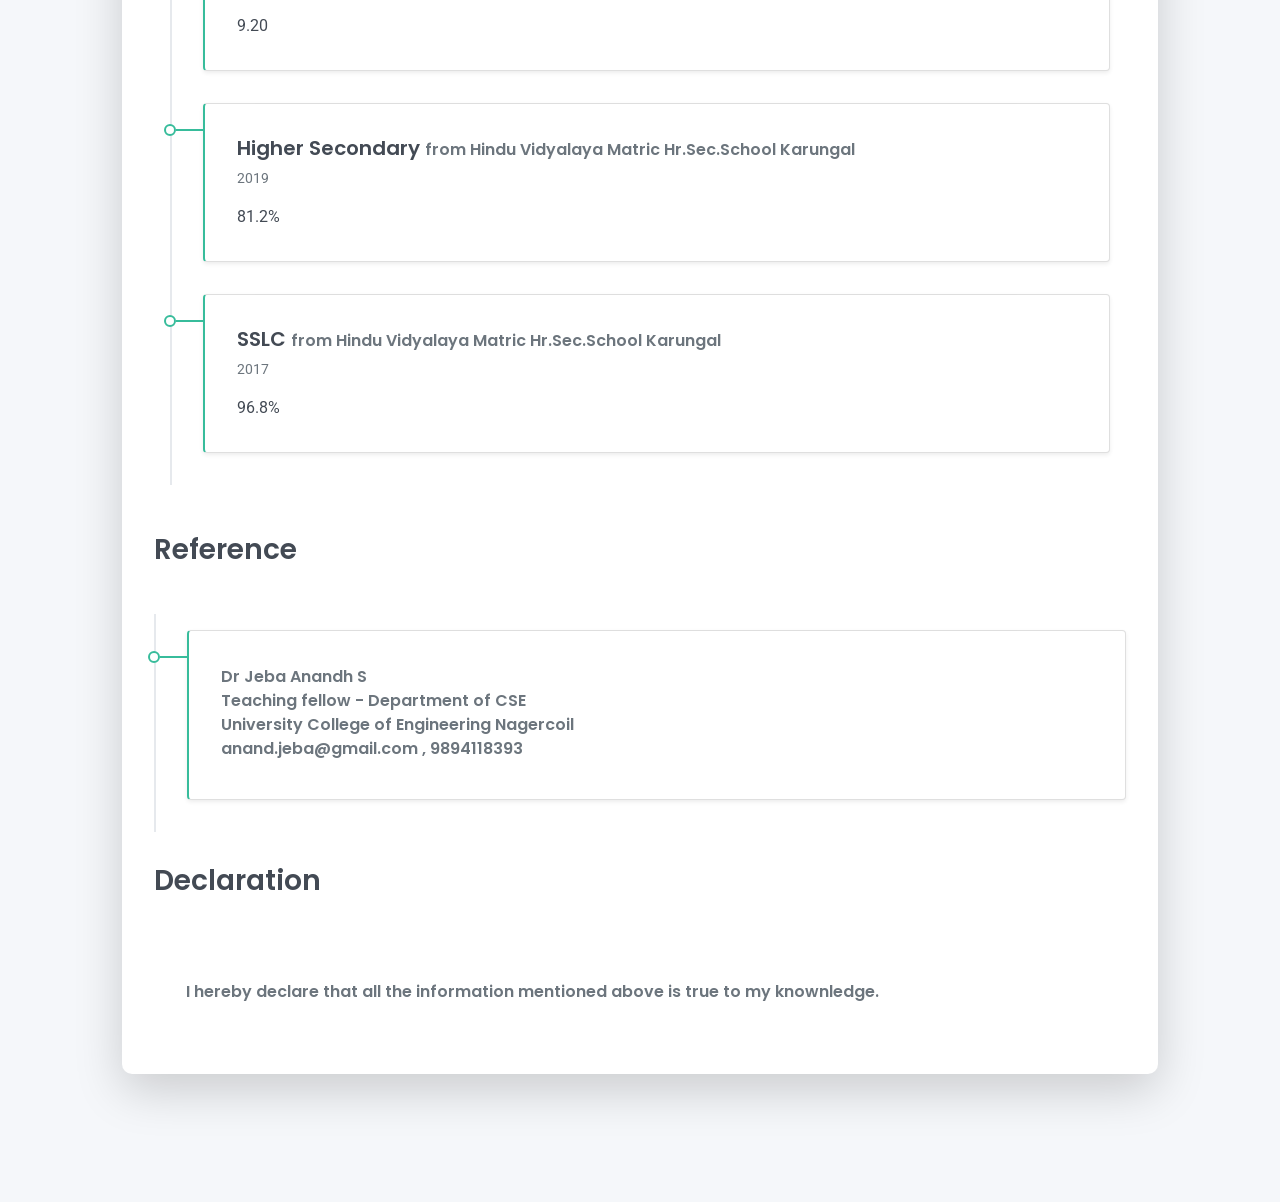
<file: Assessment/Team_lead_Krithiga T K/Assignment 1/index.html>
<!DOCTYPE html>
<html lang="en-US">
  <head>
    <meta charset="UTF-8">
    <meta http-equiv="X-UA-Compatible" content="IE=edge">
    <meta name="viewport" content="width=device-width, initial-scale=1">
    <title>Right Resume</title>
    <link rel="preconnect" href="https://fonts.gstatic.com" crossorigin="crossorigin"/>
    <link rel="preload" as="style" href="https://fonts.googleapis.com/css2?family=Poppins:wght@600&amp;family=Roboto:wght@300;400;500;700&amp;display=swap"/>
    <link rel="stylesheet" href="https://fonts.googleapis.com/css2?family=Poppins:wght@600&amp;family=Roboto:wght@300;400;500;700&amp;display=swap" media="print" onload="this.media='all'"/>
    <noscript>
      <link rel="stylesheet" href="https://fonts.googleapis.com/css2?family=Poppins:wght@600&amp;family=Roboto:wght@300;400;500;700&amp;display=swap"/>
    </noscript>
    <link href="css/font-awesome/css/all.min.css?ver=1.2.0" rel="stylesheet">
    <link href="css/bootstrap.min.css?ver=1.2.0" rel="stylesheet">
    <link href="css/aos.css?ver=1.2.0" rel="stylesheet">
    <link href="css/main.css?ver=1.2.0" rel="stylesheet">
    <noscript>
      <style type="text/css">
        [data-aos] {
            opacity: 1 !important;
            transform: translate(0) scale(1) !important;
        }
      </style>
    </noscript>
  </head>
  <body id="top">
    <header class="d-print-none">
      <div class="container text-center text-lg-left">
        <div class="py-3 clearfix">
          <h1 class="site-title mb-0">Krithiga T K</h1>
          
        </div>
      </div>
    </header>
    <div class="page-content">
      <div class="container">
<div class="cover shadow-lg bg-white">
  <div class="cover-bg p-3 p-lg-4 text-white">
    <div class="row">
      <div class="col-lg-4 col-md-5">
        <div class="avatar hover-effect bg-white shadow-sm p-1"><img src="images/avatar.jpg" width="200" height="200"/></div>
      </div>
      <div class="col-lg-8 col-md-7 text-center text-md-start">
        <h2 class="h1 mt-2" data-aos="fade-left" data-aos-delay="0">Krithiga T K</h2>
        
        <div class="d-print-none" data-aos="fade-left" data-aos-delay="200"><a class="btn btn-light text-dark shadow-sm mt-1 me-1" href="right-resume.pdf" target="_blank">Download CV</a><a class="btn btn-success shadow-sm mt-1" href="hire.html">Hire Me</a></div>
      </div>
    </div>
  </div>
  <div class="about-section pt-4 px-3 px-lg-4 mt-1">
    <div class="row">
      <div class="col-md-6">
        <h2 class="h3 mb-3">Objective</h2>
        <p>As a fresher, I am willing to make contribution to the organization to the best of my ability and to develop newskills and share my knowledge while interacting with others and achieve new height.</p>
      </div>
      <div class="col-md-5 offset-md-1">
        <div class="row mt-2">
          <div class="col-sm-4">
            <div class="pb-1">Age</div>
          </div>
          <div class="col-sm-8">
            <div class="pb-1 text-secondary">21</div>
          </div>
          <div class="col-sm-4">
            <div class="pb-1">Email</div>
          </div>
          <div class="col-sm-8">
            <div class="pb-1 text-secondary">krithigatk002@gmail.com</div>
          </div>
          <div class="col-sm-4">
            <div class="pb-1">Phone</div>
          </div>
          <div class="col-sm-8">
            <div class="pb-1 text-secondary">9025160789</div>
          </div>
          <div class="col-sm-4">
            <div class="pb-1">Address</div>
          </div>
          <div class="col-sm-8">
            <div class="pb-1 text-secondary">3/28B,Thirungnapuram,       Mangalakuntu(P.O),TamilNadu,   Pin:629178</div>
          </div>
        </div>
      </div>
    </div>
  </div>
  <hr class="d-print-none"/>
  <div class="skills-section px-3 px-lg-4">
    <h2 class="h3 mb-3">Professional Skills</h2>
    <div class="row">
      <div class="col-md-6">
        <div class="mb-2"><span>HTML</span>
          <div class="progress my-1">
            <div class="progress-bar bg-primary" role="progressbar" data-aos="zoom-in-right" data-aos-delay="100" data-aos-anchor=".skills-section" style="width: 90%" aria-valuenow="90" aria-valuemin="0" aria-valuemax="100"></div>
          </div>
        </div>
        <div class="mb-2"><span>CSS</span>
          <div class="progress my-1">
            <div class="progress-bar bg-primary" role="progressbar" data-aos="zoom-in-right" data-aos-delay="200" data-aos-anchor=".skills-section" style="width: 85%" aria-valuenow="85" aria-valuemin="0" aria-valuemax="100"></div>
          </div>
        </div>
        <div class="mb-2"><span>JavaScript</span>
          <div class="progress my-1">
            <div class="progress-bar bg-primary" role="progressbar" data-aos="zoom-in-right" data-aos-delay="300" data-aos-anchor=".skills-section" style="width: 75%" aria-valuenow="75" aria-valuemin="0" aria-valuemax="100"></div>
          </div>
        </div>
      </div>
      <div class="col-md-6">
        <div class="mb-2"><span>Decision Making</span>
          <div class="progress my-1">
            <div class="progress-bar bg-success" role="progressbar" data-aos="zoom-in-right" data-aos-delay="400" data-aos-anchor=".skills-section" style="width: 80%" aria-valuenow="90" aria-valuemin="0" aria-valuemax="100"></div>
          </div>
        </div>
        <div class="mb-2"><span>Problem Solving</span>
          <div class="progress my-1">
            <div class="progress-bar bg-success" role="progressbar" data-aos="zoom-in-right" data-aos-delay="500" data-aos-anchor=".skills-section" style="width: 85%" aria-valuenow="85" aria-valuemin="0" aria-valuemax="100"></div>
          </div>
        </div>
        <div class="mb-2"><span>Creativity</span>
          <div class="progress my-1">
            <div class="progress-bar bg-success" role="progressbar" data-aos="zoom-in-right" data-aos-delay="600" data-aos-anchor=".skills-section" style="width: 75%" aria-valuenow="75" aria-valuemin="0" aria-valuemax="100"></div>
          </div>
        </div>
      </div>
    </div>
  </div>
  <hr class="d-print-none"/>
  <div class="work-experience-section px-3 px-lg-4">
    <h2 class="h3 mb-4">Activities</h2>
    <div class="timeline">
      <div class="timeline-card timeline-card-primary card shadow-sm">
        <div class="card-body">
          <div class="h5 mb-1"><span class="text-muted h6">Diplomo in RPA infrastructure fundamendals by UiPath</span></div>
          
        </div>
      </div>
      <div class="timeline-card timeline-card-primary card shadow-sm">
        <div class="card-body">
          <div class="h5 mb-1"><span class="text-muted h6">Attended Workshop on Blockchain Technology</span></div>
          
        </div>
      </div>
      
    </div>
  </div>
  <hr class="d-print-none"/>
  <div class="page-break"></div>
  <div class="education-section px-3 px-lg-4 pb-4">
    <h2 class="h3 mb-4">Education</h2>
    <div class="timeline">
      
      <div class="timeline-card timeline-card-success card shadow-sm">
        <div class="card-body">
          <div class="h5 mb-1">Bachelor of Computer Science <span class="text-muted h6">from University College of Engineering Nagercoil</span></div>
          <div class="text-muted text-small mb-2">Pursing (2023)</div>
          <div>9.20</div>
        </div>
      </div>
      <div class="timeline-card timeline-card-success card shadow-sm">
        <div class="card-body">
          <div class="h5 mb-1">Higher Secondary <span class="text-muted h6">from Hindu Vidyalaya Matric Hr.Sec.School Karungal</span></div>
          <div class="text-muted text-small mb-2">2019</div>
          <div>81.2%</div>
        </div>
      </div>
	  <div class="timeline-card timeline-card-success card shadow-sm">
        <div class="card-body">
          <div class="h5 mb-1">SSLC <span class="text-muted h6">from Hindu Vidyalaya Matric Hr.Sec.School Karungal</span></div>
          <div class="text-muted text-small mb-2">2017</div>
          <div>96.8%</div>
        </div>
      </div>
    </div>
  </div>
  
  <div class="page-break"></div>
  <div class="education-section px-2 px-lg-3 pb-3">
    <h2 class="h3 mb-4">Reference</h2>
    <div class="timeline">
      
      <div class="timeline-card timeline-card-success card shadow-sm">
        <div class="card-body">
          <div class="h5 mb-1"> <span class="text-muted h6">Dr Jeba Anandh S</br>Teaching fellow - Department of CSE</br>University College of Engineering Nagercoil</br>anand.jeba@gmail.com , 9894118393</br>
</span></div>
          
        </div>
      </div>
     
    </div>
  </div>
  
  <div class="education-section px-3 px-lg-3 pb-3">
    <h2 class="h3 mb-4">Declaration</h2>
    
      
      
        <div class="card-body">
          <div class="h5 mb-1"> <span class="text-muted h6">I hereby declare that all the information mentioned above is true to my knownledge. </br>
</span></div>
          
        </div>
      
     
    </div>
  
      
    
  </div>
</div></div>
    </div>
    <footer class="pt-4 pb-4 text-muted text-center d-print-none">
      <div class="container">
        <div class="my-3">
        
          
        </div>
        
      </div>
    </footer>
    <script src="scripts/bootstrap.bundle.min.js?ver=1.2.0"></script>
    <script src="scripts/aos.js?ver=1.2.0"></script>
    <script src="scripts/main.js?ver=1.2.0"></script>
  </body>
</html>
</file>
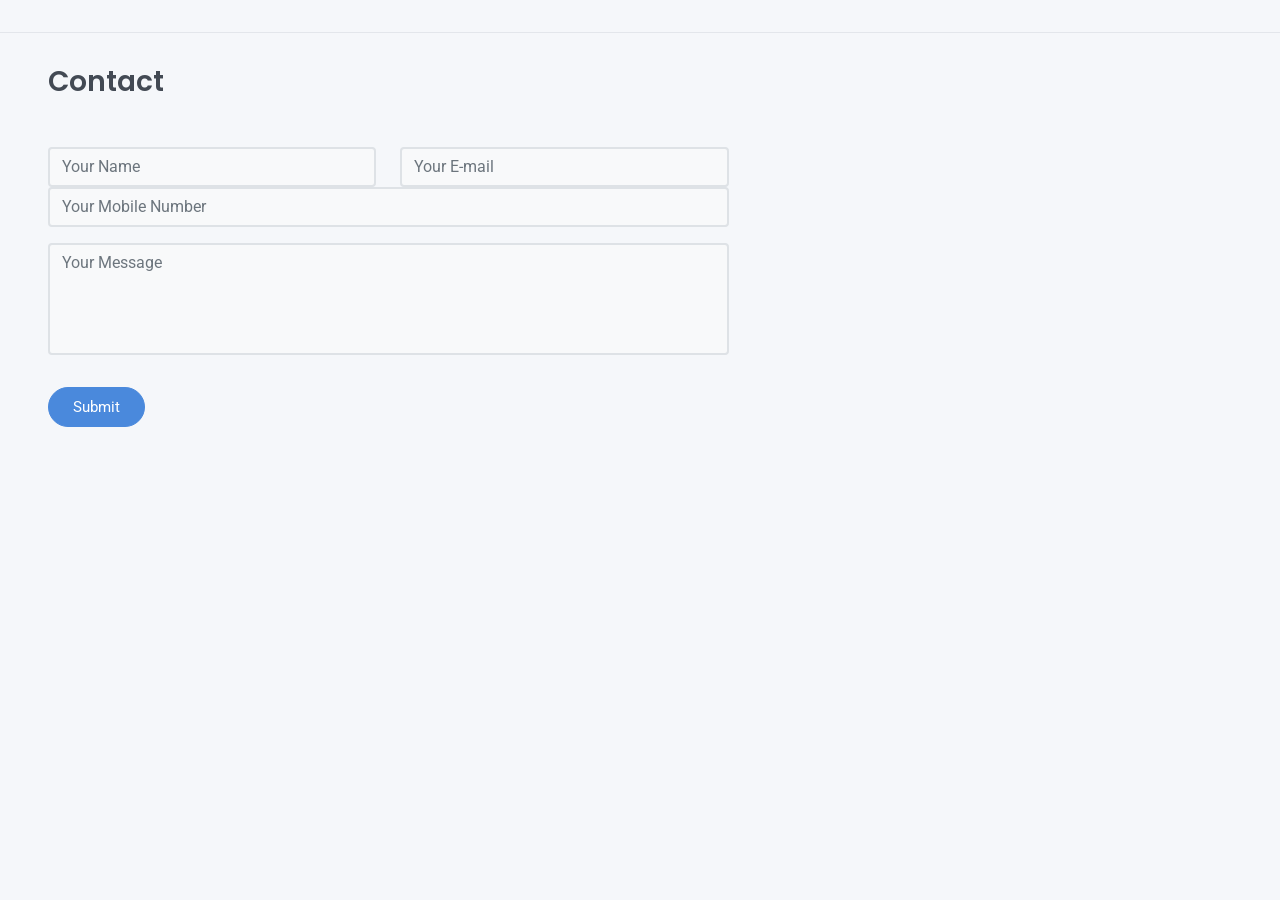
<file: Assessment/M1_lead_Dharshini K S/Assignment 1/hire.html>
<html>
<head>
 <meta charset="UTF-8">
    <meta http-equiv="X-UA-Compatible" content="IE=edge">
    <meta name="viewport" content="width=device-width, initial-scale=1">
    <title>Right Resume</title>
    <link rel="preconnect" href="https://fonts.gstatic.com" crossorigin="crossorigin"/>
    <link rel="preload" as="style" href="https://fonts.googleapis.com/css2?family=Poppins:wght@600&amp;family=Roboto:wght@300;400;500;700&amp;display=swap"/>
    <link rel="stylesheet" href="https://fonts.googleapis.com/css2?family=Poppins:wght@600&amp;family=Roboto:wght@300;400;500;700&amp;display=swap" media="print" onload="this.media='all'"/>
    <noscript>
      <link rel="stylesheet" href="https://fonts.googleapis.com/css2?family=Poppins:wght@600&amp;family=Roboto:wght@300;400;500;700&amp;display=swap"/>
    </noscript>
    <link href="css/font-awesome/css/all.min.css?ver=1.2.0" rel="stylesheet">
    <link href="css/bootstrap.min.css?ver=1.2.0" rel="stylesheet">
    <link href="css/aos.css?ver=1.2.0" rel="stylesheet">
    <link href="css/main.css?ver=1.2.0" rel="stylesheet">
    <noscript>
      <style type="text/css">
        [data-aos] {
            opacity: 1 !important;
            transform: translate(0) scale(1) !important;
        }
      </style>
    </noscript>
	</head>
<body>
<hr class="d-print-none"/>
  <div class="contant-section px-3 px-lg-4 pb-4" id="contact">
    <h2 class="h3 text mb-3">Contact</h2>
    <div class="row">
      <div class="col-md-7 d-print-none">
        <div class="my-2"><form action="https://formspree.io/your@email.com"
    method="POST">
  <div class="row">
    <div class="col-6">
      <input class="form-control" type="text" id="name" name="name" placeholder="Your Name" required>
    </div>
    <div class="col-6">
      <input class="form-control" type="email" id="email" name="_replyto" placeholder="Your E-mail" required>
	</div>
	<div class="col-12">
      <input class="form-control" type="number" id="mobile" placeholder="Your Mobile Number" required>
    </div>
  </div>
  <div>
  <div class="form-group my-2">
    <textarea class="form-control" style="resize: none;" id="message" name="message" rows="4"  placeholder="Your Message" required></textarea>
  </div>
  <button class="btn btn-primary mt-2" type="submit">Submit</button>
</form>
        </div>
      </div>
</body>
	  
</html>
</file>
<file: Assessment/M1_lead_Dharshini K S/Assignment 1/css/main.css>
/* Buttons */
/* Inputs */
/* Timeline custom component */
.timeline {
  border-left: 2px solid #E6E9ED;
  padding: 1rem 0; }

.timeline-card {
  position: relative;
  margin-left: 31px;
  border-left: 2px solid;
  margin-bottom: 2rem; }

.timeline-card:last-child {
  margin-bottom: 1rem; }

.timeline-card:before {
  content: '';
  display: inline-block;
  position: absolute;
  background-color: #fff;
  border-radius: 10px;
  width: 12px;
  height: 12px;
  top: 20px;
  left: -41px;
  border: 2px solid;
  z-index: 2; }

.timeline-card:after {
  content: '';
  display: inline-block;
  position: absolute;
  background-color: currentColor;
  width: 29px;
  height: 2px;
  top: 25px;
  left: -29px;
  z-index: 1; }

.timeline-card-primary {
  border-left-color: #4A89DC; }

.timeline-card-primary:before {
  border-color: #4A89DC; }

.timeline-card-primary:after {
  background-color: #4A89DC; }

.timeline-card-success {
  border-left-color: #37BC9B; }

.timeline-card-success:before {
  border-color: #37BC9B; }

.timeline-card-success:after {
  background-color: #37BC9B; }

html {
  scroll-behavior: smooth; }

.site-title {
  font-size: 1.25rem;
  line-height: 2.5rem; }

.nav-link {
  padding: 0;
  font-size: 1.25rem;
  line-height: 2.5rem;
  color: rgba(0, 0, 0, 0.5); }

.nav-link:hover,
.nav-link:focus,
.active .nav-link {
  color: rgba(0, 0, 0, 0.8); }

.nav-item + .nav-item {
  margin-left: 1rem; }

.cover {
  border-radius: 10px; }

.cover-bg {
  background-color: #4A89DC;
  background-image: url("data:image/svg+xml,%3Csvg xmlns='http://www.w3.org/2000/svg' width='100' height='100' viewBox='0 0 100 100'%3E%3Cg fill-rule='evenodd'%3E%3Cg fill='%23ffffff' fill-opacity='0.12'%3E%3Cpath opacity='.5' d='M96 [base64] 0v-9h-9v9h9zm-10 0v-9h-9v9h9zm-10 0v-9h-9v9h9zm-10 0v-9h-9v9h9zm-10 0v-9h-9v9h9zm-10 0v-9h-9v9h9zm-10 0v-9h-9v9h9zm-10 0v-9h-9v9h9zm-9-10h9v-9h-9v9zm10 0h9v-9h-9v9zm10 0h9v-9h-9v9zm10 0h9v-9h-9v9zm10 0h9v-9h-9v9zm10 0h9v-9h-9v9zm10 0h9v-9h-9v9zm10 0h9v-9h-9v9zm9-10v-9h-9v9h9zm-10 0v-9h-9v9h9zm-10 0v-9h-9v9h9zm-10 0v-9h-9v9h9zm-10 0v-9h-9v9h9zm-10 0v-9h-9v9h9zm-10 0v-9h-9v9h9zm-10 0v-9h-9v9h9zm-9-10h9v-9h-9v9zm10 0h9v-9h-9v9zm10 0h9v-9h-9v9zm10 0h9v-9h-9v9zm10 0h9v-9h-9v9zm10 0h9v-9h-9v9zm10 0h9v-9h-9v9zm10 0h9v-9h-9v9zm9-10v-9h-9v9h9zm-10 0v-9h-9v9h9zm-10 0v-9h-9v9h9zm-10 0v-9h-9v9h9zm-10 0v-9h-9v9h9zm-10 0v-9h-9v9h9zm-10 0v-9h-9v9h9zm-10 0v-9h-9v9h9zm-9-10h9v-9h-9v9zm10 0h9v-9h-9v9zm10 0h9v-9h-9v9zm10 0h9v-9h-9v9zm10 0h9v-9h-9v9zm10 0h9v-9h-9v9zm10 0h9v-9h-9v9zm10 0h9v-9h-9v9zm9-10v-9h-9v9h9zm-10 0v-9h-9v9h9zm-10 0v-9h-9v9h9zm-10 0v-9h-9v9h9zm-10 0v-9h-9v9h9zm-10 0v-9h-9v9h9zm-10 0v-9h-9v9h9zm-10 0v-9h-9v9h9zm-9-10h9v-9h-9v9zm10 0h9v-9h-9v9zm10 0h9v-9h-9v9zm10 0h9v-9h-9v9zm10 0h9v-9h-9v9zm10 0h9v-9h-9v9zm10 0h9v-9h-9v9zm10 0h9v-9h-9v9z'/%3E%3Cpath d='M6 5V0H5v5H0v1h5v94h1V6h94V5H6z'/%3E%3C/g%3E%3C/g%3E%3C/svg%3E");
  border-radius: 10px 10px 0 0; }

.avatar {
  max-width: 216px;
  max-height: 216px;
  margin-top: 20px;
  text-align: center;
  margin-left: auto;
  margin-right: auto; }

.avatar img {
  /* Safari 6.0 - 9.0 */
  filter: grayscale(100%); }

footer a:not(.nav-link) {
  color: inherit;
  border-bottom: 1px dashed;
  text-decoration: none;
  cursor: pointer; }

@media (min-width: 48em) {
  .site-title {
    float: left; }
  .site-nav {
    float: right; }
  .avatar {
    margin-bottom: -80px;
    margin-left: 0; } }

@media print {
  body {
    background-color: #fff; }
  .container {
    width: auto;
    max-width: 100%;
    padding: 0; }
  .cover, .cover-bg {
    border-radius: 0; }
  .cover.shadow-lg {
    box-shadow: none !important; }
  .cover-bg {
    padding: 5rem !important;
    padding-bottom: 10px !important; }
  .avatar {
    margin-top: -10px; }
  .about-section {
    padding: 6.5rem 5rem 2rem !important; }
  .skills-section,
  .work-experience-section,
  .education-section,
  .contant-section {
    padding: 1.5rem 5rem 2rem !important; }
  .page-break {
    padding-top: 5rem;
    page-break-before: always; } }
</file>
<file: Assessment/M2_lead_Genusha S/Assignment 1/css/main.css>
/* Buttons */
/* Inputs */
/* Timeline custom component */
.timeline {
  border-left: 2px solid #E6E9ED;
  padding: 1rem 0; }

.timeline-card {
  position: relative;
  margin-left: 31px;
  border-left: 2px solid;
  margin-bottom: 2rem; }

.timeline-card:last-child {
  margin-bottom: 1rem; }

.timeline-card:before {
  content: '';
  display: inline-block;
  position: absolute;
  background-color: #fff;
  border-radius: 10px;
  width: 12px;
  height: 12px;
  top: 20px;
  left: -41px;
  border: 2px solid;
  z-index: 2; }

.timeline-card:after {
  content: '';
  display: inline-block;
  position: absolute;
  background-color: currentColor;
  width: 29px;
  height: 2px;
  top: 25px;
  left: -29px;
  z-index: 1; }

.timeline-card-primary {
  border-left-color: #4A89DC; }

.timeline-card-primary:before {
  border-color: #4A89DC; }

.timeline-card-primary:after {
  background-color: #4A89DC; }

.timeline-card-success {
  border-left-color: #37BC9B; }

.timeline-card-success:before {
  border-color: #37BC9B; }

.timeline-card-success:after {
  background-color: #37BC9B; }

html {
  scroll-behavior: smooth; }

.site-title {
  font-size: 1.25rem;
  line-height: 2.5rem; }

.nav-link {
  padding: 0;
  font-size: 1.25rem;
  line-height: 2.5rem;
  color: rgba(0, 0, 0, 0.5); }

.nav-link:hover,
.nav-link:focus,
.active .nav-link {
  color: rgba(0, 0, 0, 0.8); }

.nav-item + .nav-item {
  margin-left: 1rem; }

.cover {
  border-radius: 10px; }

.cover-bg {
  background-color: #4A89DC;
  background-image: url("data:image/svg+xml,%3Csvg xmlns='http://www.w3.org/2000/svg' width='100' height='100' viewBox='0 0 100 100'%3E%3Cg fill-rule='evenodd'%3E%3Cg fill='%23ffffff' fill-opacity='0.12'%3E%3Cpath opacity='.5' d='M96 [base64] 0v-9h-9v9h9zm-10 0v-9h-9v9h9zm-10 0v-9h-9v9h9zm-10 0v-9h-9v9h9zm-10 0v-9h-9v9h9zm-10 0v-9h-9v9h9zm-10 0v-9h-9v9h9zm-10 0v-9h-9v9h9zm-9-10h9v-9h-9v9zm10 0h9v-9h-9v9zm10 0h9v-9h-9v9zm10 0h9v-9h-9v9zm10 0h9v-9h-9v9zm10 0h9v-9h-9v9zm10 0h9v-9h-9v9zm10 0h9v-9h-9v9zm9-10v-9h-9v9h9zm-10 0v-9h-9v9h9zm-10 0v-9h-9v9h9zm-10 0v-9h-9v9h9zm-10 0v-9h-9v9h9zm-10 0v-9h-9v9h9zm-10 0v-9h-9v9h9zm-10 0v-9h-9v9h9zm-9-10h9v-9h-9v9zm10 0h9v-9h-9v9zm10 0h9v-9h-9v9zm10 0h9v-9h-9v9zm10 0h9v-9h-9v9zm10 0h9v-9h-9v9zm10 0h9v-9h-9v9zm10 0h9v-9h-9v9zm9-10v-9h-9v9h9zm-10 0v-9h-9v9h9zm-10 0v-9h-9v9h9zm-10 0v-9h-9v9h9zm-10 0v-9h-9v9h9zm-10 0v-9h-9v9h9zm-10 0v-9h-9v9h9zm-10 0v-9h-9v9h9zm-9-10h9v-9h-9v9zm10 0h9v-9h-9v9zm10 0h9v-9h-9v9zm10 0h9v-9h-9v9zm10 0h9v-9h-9v9zm10 0h9v-9h-9v9zm10 0h9v-9h-9v9zm10 0h9v-9h-9v9zm9-10v-9h-9v9h9zm-10 0v-9h-9v9h9zm-10 0v-9h-9v9h9zm-10 0v-9h-9v9h9zm-10 0v-9h-9v9h9zm-10 0v-9h-9v9h9zm-10 0v-9h-9v9h9zm-10 0v-9h-9v9h9zm-9-10h9v-9h-9v9zm10 0h9v-9h-9v9zm10 0h9v-9h-9v9zm10 0h9v-9h-9v9zm10 0h9v-9h-9v9zm10 0h9v-9h-9v9zm10 0h9v-9h-9v9zm10 0h9v-9h-9v9z'/%3E%3Cpath d='M6 5V0H5v5H0v1h5v94h1V6h94V5H6z'/%3E%3C/g%3E%3C/g%3E%3C/svg%3E");
  border-radius: 10px 10px 0 0; }

.avatar {
  max-width: 216px;
  max-height: 216px;
  margin-top: 20px;
  text-align: center;
  margin-left: auto;
  margin-right: auto; }

.avatar img {
  /* Safari 6.0 - 9.0 */
  filter: grayscale(100%); }

footer a:not(.nav-link) {
  color: inherit;
  border-bottom: 1px dashed;
  text-decoration: none;
  cursor: pointer; }

@media (min-width: 48em) {
  .site-title {
    float: left; }
  .site-nav {
    float: right; }
  .avatar {
    margin-bottom: -80px;
    margin-left: 0; } }

@media print {
  body {
    background-color: #fff; }
  .container {
    width: auto;
    max-width: 100%;
    padding: 0; }
  .cover, .cover-bg {
    border-radius: 0; }
  .cover.shadow-lg {
    box-shadow: none !important; }
  .cover-bg {
    padding: 5rem !important;
    padding-bottom: 10px !important; }
  .avatar {
    margin-top: -10px; }
  .about-section {
    padding: 6.5rem 5rem 2rem !important; }
  .skills-section,
  .work-experience-section,
  .education-section,
  .contant-section {
    padding: 1.5rem 5rem 2rem !important; }
  .page-break {
    padding-top: 5rem;
    page-break-before: always; } }
</file>
<file: Assessment/M3_lead_Jeba Danita S/Assignment 1/css/main.css>
/* Buttons */
/* Inputs */
/* Timeline custom component */
.timeline {
  border-left: 2px solid #E6E9ED;
  padding: 1rem 0; }

.timeline-card {
  position: relative;
  margin-left: 31px;
  border-left: 2px solid;
  margin-bottom: 2rem; }

.timeline-card:last-child {
  margin-bottom: 1rem; }

.timeline-card:before {
  content: '';
  display: inline-block;
  position: absolute;
  background-color: #fff;
  border-radius: 10px;
  width: 12px;
  height: 12px;
  top: 20px;
  left: -41px;
  border: 2px solid;
  z-index: 2; }

.timeline-card:after {
  content: '';
  display: inline-block;
  position: absolute;
  background-color: currentColor;
  width: 29px;
  height: 2px;
  top: 25px;
  left: -29px;
  z-index: 1; }

.timeline-card-primary {
  border-left-color: #4A89DC; }

.timeline-card-primary:before {
  border-color: #4A89DC; }

.timeline-card-primary:after {
  background-color: #4A89DC; }

.timeline-card-success {
  border-left-color: #37BC9B; }

.timeline-card-success:before {
  border-color: #37BC9B; }

.timeline-card-success:after {
  background-color: #37BC9B; }

html {
  scroll-behavior: smooth; }

.site-title {
  font-size: 1.25rem;
  line-height: 2.5rem; }

.nav-link {
  padding: 0;
  font-size: 1.25rem;
  line-height: 2.5rem;
  color: rgba(0, 0, 0, 0.5); }

.nav-link:hover,
.nav-link:focus,
.active .nav-link {
  color: rgba(0, 0, 0, 0.8); }

.nav-item + .nav-item {
  margin-left: 1rem; }

.cover {
  border-radius: 10px; }

.cover-bg {
  background-color: #4A89DC;
  background-image: url("data:image/svg+xml,%3Csvg xmlns='http://www.w3.org/2000/svg' width='100' height='100' viewBox='0 0 100 100'%3E%3Cg fill-rule='evenodd'%3E%3Cg fill='%23ffffff' fill-opacity='0.12'%3E%3Cpath opacity='.5' d='M96 [base64] 0v-9h-9v9h9zm-10 0v-9h-9v9h9zm-10 0v-9h-9v9h9zm-10 0v-9h-9v9h9zm-10 0v-9h-9v9h9zm-10 0v-9h-9v9h9zm-10 0v-9h-9v9h9zm-10 0v-9h-9v9h9zm-9-10h9v-9h-9v9zm10 0h9v-9h-9v9zm10 0h9v-9h-9v9zm10 0h9v-9h-9v9zm10 0h9v-9h-9v9zm10 0h9v-9h-9v9zm10 0h9v-9h-9v9zm10 0h9v-9h-9v9zm9-10v-9h-9v9h9zm-10 0v-9h-9v9h9zm-10 0v-9h-9v9h9zm-10 0v-9h-9v9h9zm-10 0v-9h-9v9h9zm-10 0v-9h-9v9h9zm-10 0v-9h-9v9h9zm-10 0v-9h-9v9h9zm-9-10h9v-9h-9v9zm10 0h9v-9h-9v9zm10 0h9v-9h-9v9zm10 0h9v-9h-9v9zm10 0h9v-9h-9v9zm10 0h9v-9h-9v9zm10 0h9v-9h-9v9zm10 0h9v-9h-9v9zm9-10v-9h-9v9h9zm-10 0v-9h-9v9h9zm-10 0v-9h-9v9h9zm-10 0v-9h-9v9h9zm-10 0v-9h-9v9h9zm-10 0v-9h-9v9h9zm-10 0v-9h-9v9h9zm-10 0v-9h-9v9h9zm-9-10h9v-9h-9v9zm10 0h9v-9h-9v9zm10 0h9v-9h-9v9zm10 0h9v-9h-9v9zm10 0h9v-9h-9v9zm10 0h9v-9h-9v9zm10 0h9v-9h-9v9zm10 0h9v-9h-9v9zm9-10v-9h-9v9h9zm-10 0v-9h-9v9h9zm-10 0v-9h-9v9h9zm-10 0v-9h-9v9h9zm-10 0v-9h-9v9h9zm-10 0v-9h-9v9h9zm-10 0v-9h-9v9h9zm-10 0v-9h-9v9h9zm-9-10h9v-9h-9v9zm10 0h9v-9h-9v9zm10 0h9v-9h-9v9zm10 0h9v-9h-9v9zm10 0h9v-9h-9v9zm10 0h9v-9h-9v9zm10 0h9v-9h-9v9zm10 0h9v-9h-9v9z'/%3E%3Cpath d='M6 5V0H5v5H0v1h5v94h1V6h94V5H6z'/%3E%3C/g%3E%3C/g%3E%3C/svg%3E");
  border-radius: 10px 10px 0 0; }

.avatar {
  max-width: 216px;
  max-height: 216px;
  margin-top: 20px;
  text-align: center;
  margin-left: auto;
  margin-right: auto; }

.avatar img {
  /* Safari 6.0 - 9.0 */
  filter: grayscale(100%); }

footer a:not(.nav-link) {
  color: inherit;
  border-bottom: 1px dashed;
  text-decoration: none;
  cursor: pointer; }

@media (min-width: 48em) {
  .site-title {
    float: left; }
  .site-nav {
    float: right; }
  .avatar {
    margin-bottom: -80px;
    margin-left: 0; } }

@media print {
  body {
    background-color: #fff; }
  .container {
    width: auto;
    max-width: 100%;
    padding: 0; }
  .cover, .cover-bg {
    border-radius: 0; }
  .cover.shadow-lg {
    box-shadow: none !important; }
  .cover-bg {
    padding: 5rem !important;
    padding-bottom: 10px !important; }
  .avatar {
    margin-top: -10px; }
  .about-section {
    padding: 6.5rem 5rem 2rem !important; }
  .skills-section,
  .work-experience-section,
  .education-section,
  .contant-section {
    padding: 1.5rem 5rem 2rem !important; }
  .page-break {
    padding-top: 5rem;
    page-break-before: always; } }
</file>
<file: Assessment/Team_lead_Krithiga T K/Assignment 1/css/main.css>
/* Buttons */
/* Inputs */
/* Timeline custom component */
.timeline {
  border-left: 2px solid #E6E9ED;
  padding: 1rem 0; }

.timeline-card {
  position: relative;
  margin-left: 31px;
  border-left: 2px solid;
  margin-bottom: 2rem; }

.timeline-card:last-child {
  margin-bottom: 1rem; }

.timeline-card:before {
  content: '';
  display: inline-block;
  position: absolute;
  background-color: #fff;
  border-radius: 10px;
  width: 12px;
  height: 12px;
  top: 20px;
  left: -41px;
  border: 2px solid;
  z-index: 2; }

.timeline-card:after {
  content: '';
  display: inline-block;
  position: absolute;
  background-color: currentColor;
  width: 29px;
  height: 2px;
  top: 25px;
  left: -29px;
  z-index: 1; }

.timeline-card-primary {
  border-left-color: #4A89DC; }

.timeline-card-primary:before {
  border-color: #4A89DC; }

.timeline-card-primary:after {
  background-color: #4A89DC; }

.timeline-card-success {
  border-left-color: #37BC9B; }

.timeline-card-success:before {
  border-color: #37BC9B; }

.timeline-card-success:after {
  background-color: #37BC9B; }

html {
  scroll-behavior: smooth; }

.site-title {
  font-size: 1.25rem;
  line-height: 2.5rem; }

.nav-link {
  padding: 0;
  font-size: 1.25rem;
  line-height: 2.5rem;
  color: rgba(0, 0, 0, 0.5); }

.nav-link:hover,
.nav-link:focus,
.active .nav-link {
  color: rgba(0, 0, 0, 0.8); }

.nav-item + .nav-item {
  margin-left: 1rem; }

.cover {
  border-radius: 10px; }

.cover-bg {
  background-color: #4A89DC;
  background-image: url("data:image/svg+xml,%3Csvg xmlns='http://www.w3.org/2000/svg' width='100' height='100' viewBox='0 0 100 100'%3E%3Cg fill-rule='evenodd'%3E%3Cg fill='%23ffffff' fill-opacity='0.12'%3E%3Cpath opacity='.5' d='M96 [base64] 0v-9h-9v9h9zm-10 0v-9h-9v9h9zm-10 0v-9h-9v9h9zm-10 0v-9h-9v9h9zm-10 0v-9h-9v9h9zm-10 0v-9h-9v9h9zm-10 0v-9h-9v9h9zm-10 0v-9h-9v9h9zm-9-10h9v-9h-9v9zm10 0h9v-9h-9v9zm10 0h9v-9h-9v9zm10 0h9v-9h-9v9zm10 0h9v-9h-9v9zm10 0h9v-9h-9v9zm10 0h9v-9h-9v9zm10 0h9v-9h-9v9zm9-10v-9h-9v9h9zm-10 0v-9h-9v9h9zm-10 0v-9h-9v9h9zm-10 0v-9h-9v9h9zm-10 0v-9h-9v9h9zm-10 0v-9h-9v9h9zm-10 0v-9h-9v9h9zm-10 0v-9h-9v9h9zm-9-10h9v-9h-9v9zm10 0h9v-9h-9v9zm10 0h9v-9h-9v9zm10 0h9v-9h-9v9zm10 0h9v-9h-9v9zm10 0h9v-9h-9v9zm10 0h9v-9h-9v9zm10 0h9v-9h-9v9zm9-10v-9h-9v9h9zm-10 0v-9h-9v9h9zm-10 0v-9h-9v9h9zm-10 0v-9h-9v9h9zm-10 0v-9h-9v9h9zm-10 0v-9h-9v9h9zm-10 0v-9h-9v9h9zm-10 0v-9h-9v9h9zm-9-10h9v-9h-9v9zm10 0h9v-9h-9v9zm10 0h9v-9h-9v9zm10 0h9v-9h-9v9zm10 0h9v-9h-9v9zm10 0h9v-9h-9v9zm10 0h9v-9h-9v9zm10 0h9v-9h-9v9zm9-10v-9h-9v9h9zm-10 0v-9h-9v9h9zm-10 0v-9h-9v9h9zm-10 0v-9h-9v9h9zm-10 0v-9h-9v9h9zm-10 0v-9h-9v9h9zm-10 0v-9h-9v9h9zm-10 0v-9h-9v9h9zm-9-10h9v-9h-9v9zm10 0h9v-9h-9v9zm10 0h9v-9h-9v9zm10 0h9v-9h-9v9zm10 0h9v-9h-9v9zm10 0h9v-9h-9v9zm10 0h9v-9h-9v9zm10 0h9v-9h-9v9z'/%3E%3Cpath d='M6 5V0H5v5H0v1h5v94h1V6h94V5H6z'/%3E%3C/g%3E%3C/g%3E%3C/svg%3E");
  border-radius: 10px 10px 0 0; }

.avatar {
  max-width: 216px;
  max-height: 216px;
  margin-top: 20px;
  text-align: center;
  margin-left: auto;
  margin-right: auto; }

.avatar img {
  /* Safari 6.0 - 9.0 */
  filter: grayscale(100%); }

footer a:not(.nav-link) {
  color: inherit;
  border-bottom: 1px dashed;
  text-decoration: none;
  cursor: pointer; }

@media (min-width: 48em) {
  .site-title {
    float: left; }
  .site-nav {
    float: right; }
  .avatar {
    margin-bottom: -80px;
    margin-left: 0; } }

@media print {
  body {
    background-color: #fff; }
  .container {
    width: auto;
    max-width: 100%;
    padding: 0; }
  .cover, .cover-bg {
    border-radius: 0; }
  .cover.shadow-lg {
    box-shadow: none !important; }
  .cover-bg {
    padding: 5rem !important;
    padding-bottom: 10px !important; }
  .avatar {
    margin-top: -10px; }
  .about-section {
    padding: 6.5rem 5rem 2rem !important; }
  .skills-section,
  .work-experience-section,
  .education-section,
  .contant-section {
    padding: 1.5rem 5rem 2rem !important; }
  .page-break {
    padding-top: 5rem;
    page-break-before: always; } }
</file>
